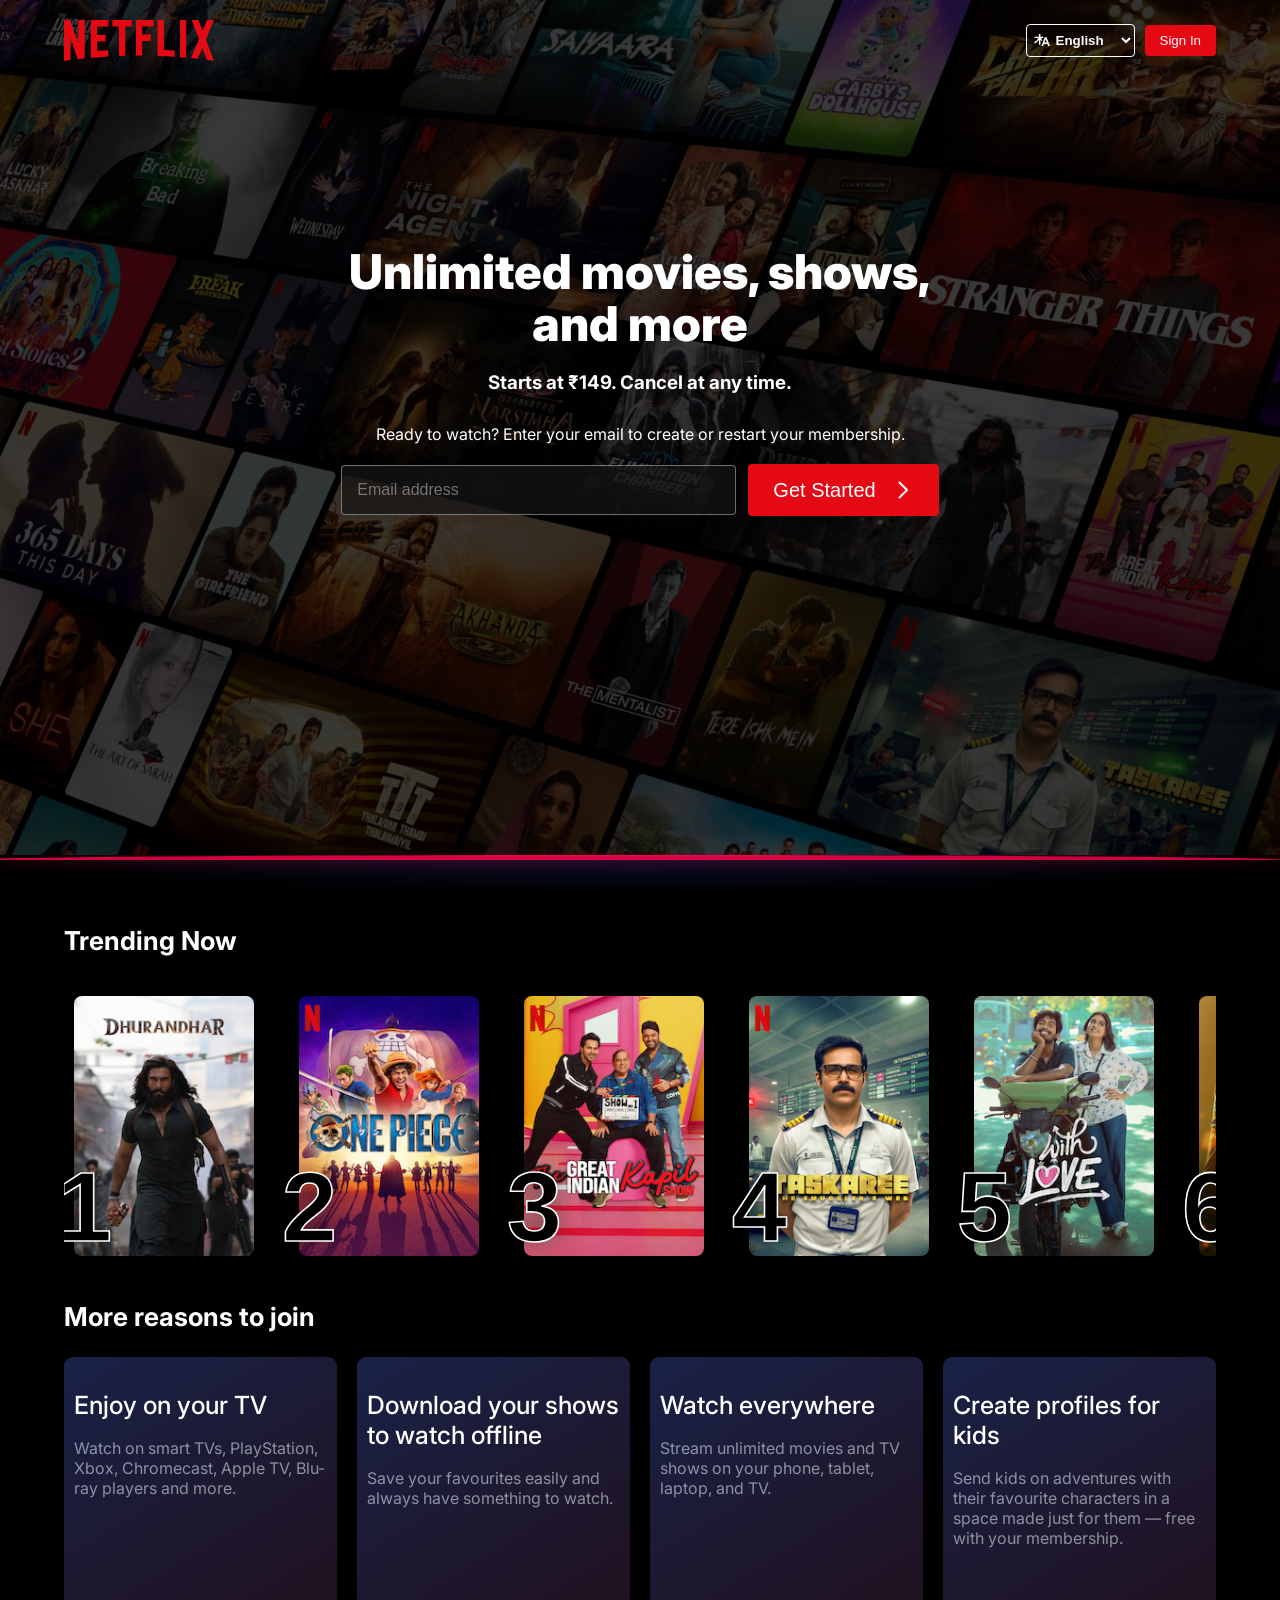
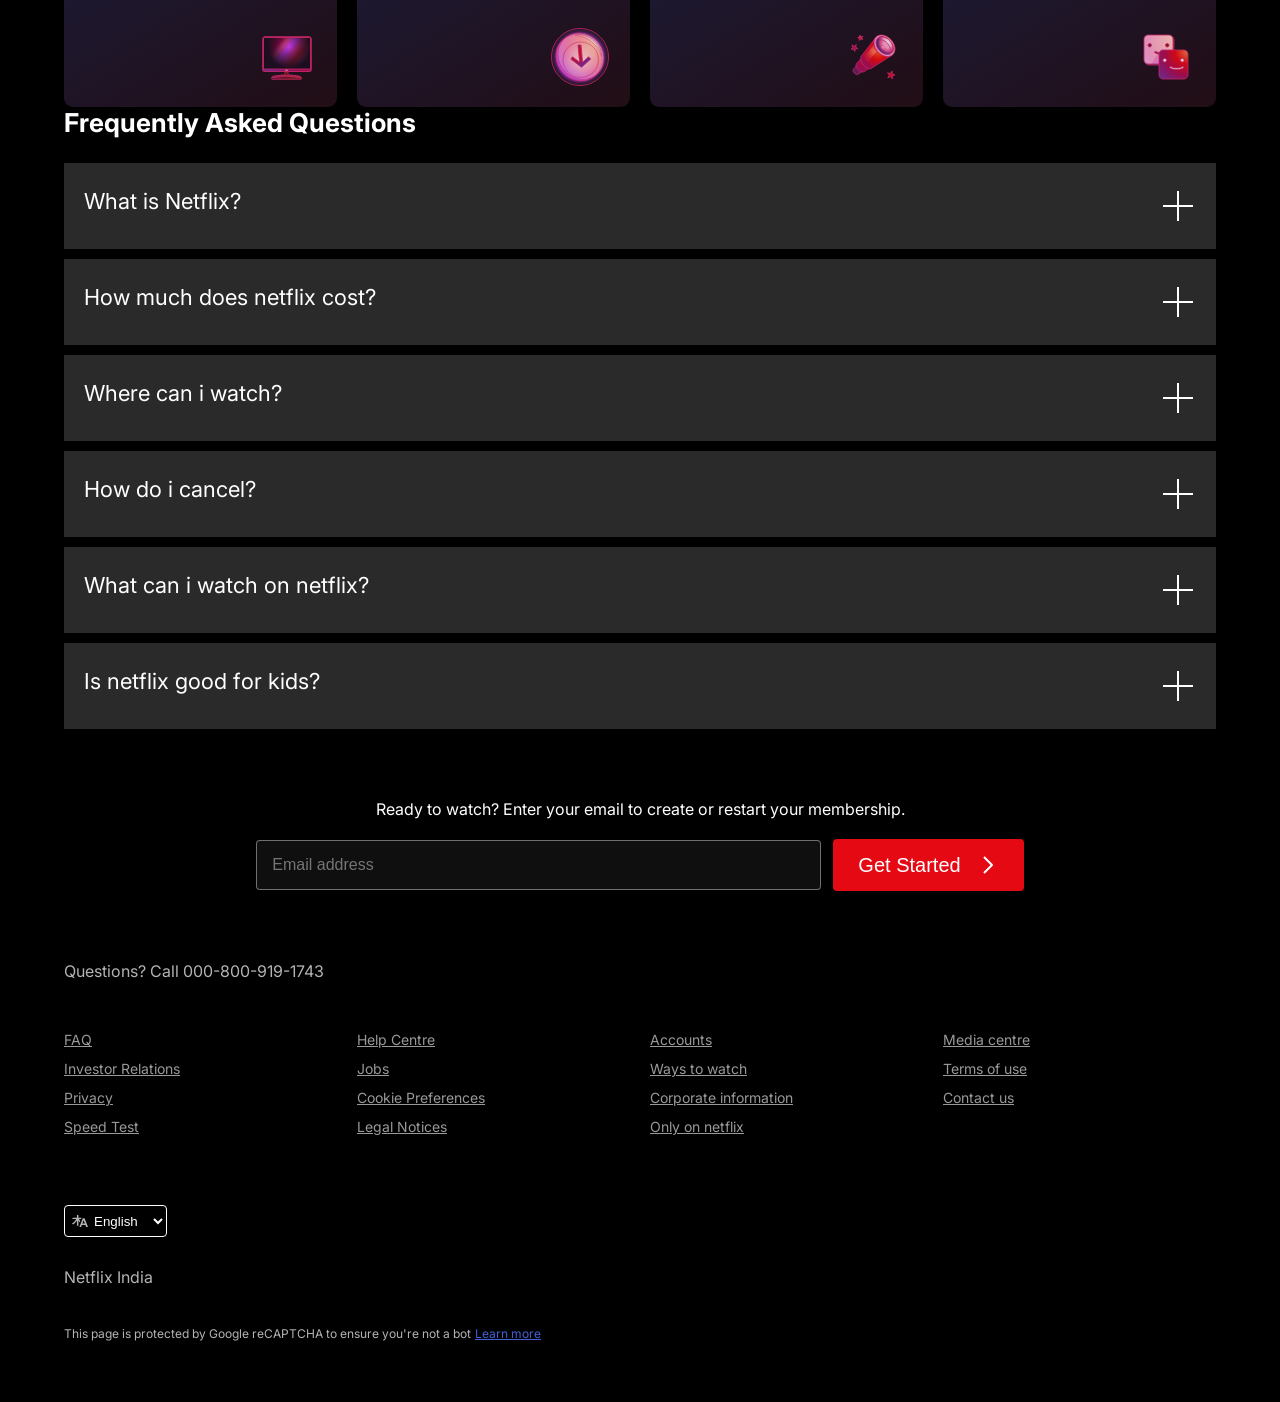
<file: index.html>
<!doctype html>
<html lang="en">
<head>
  <meta charset="UTF-8">
  <meta name="viewport" content="width=device-width, initial-scale=1.0">
  <title>Netflix Clone</title>
  <link rel="stylesheet" href="style.css">
  <link href="https://fonts.googleapis.com/css2?family=Inter:wght@400;700;900&display=swap" rel="stylesheet">
</head>
<body>
  <header class="main">
    <div class="overlay"></div>
    <nav>
      <img src="assets/images/logo.svg" alt="Netflix Logo" class="logo">
      <div class="nav-right">
        <div class="language-box">
          <svg class="globe" viewBox="0 0 16 16" width="16" height="16" aria-hidden="true" xmlns="http://www.w3.org/2000/svg" fill="none" role="img">
            <path fill="currentColor" fill-rule="evenodd" d="M10.77 5.33 10.5 6 9.34 8.94l-.57 1.44L7.33 14h1.78l.73-1.97h3.58l.74 1.97H16l-3.43-8.67zm-.15 4.6-.24.63h2.51l-1.26-3.35zm-1.1-5.09.1-.19h-3.2V2h-1.5v2.65H.55V6h3.77A11 11 0 0 1 0 10.43c.33.28.81.8 1.05 1.16 1.5-.91 2.85-2.36 3.88-4.02v5.1h1.49V7.52q.6.95 1.33 1.8l.57-1.43a12 12 0 0 1-1.34-1.9h2.09z" clip-rule="evenodd"></path>
          </svg>
          <select>
            <option>English</option>
            <option>हिन्दी</option>
          </select>
        </div>
        <button class="signin">Sign In</button>
      </div>
    </nav>
    <div class="hero">
      <h1>Unlimited movies, shows, and more</h1>
      <h3>Starts at ₹149. Cancel at any time.</h3>
      <p>Ready to watch? Enter your email to create or restart your membership.</p>
      <div class="emailbox">
        <input type="email" placeholder="Email address">
        <button>Get Started <svg viewBox="0 0 24 24" width="24" height="24" aria-hidden="true" xmlns="http://www.w3.org/2000/svg" fill="none" role="img"><path fill="currentColor" fill-rule="evenodd" d="m15.586 12-7.293 7.293 1.414 1.414 8-8a1 1 0 0 0 0-1.414l-8-8-1.414 1.414z" clip-rule="evenodd"></path></svg></button>
      </div>
    </div>
  </header>
  <div class="curved-section"></div>
  <section class="trending">
    <h2>Trending Now</h2>
    <div class="movie-row">
      
      <div class="movie">
        <img src="assets/images/img1.jpg" alt="Movie 1">
        <span class="rank">1</span>
      </div>
      <div class="movie">
        <img src="assets/images/img2.jpg" alt="Movie 1">
        <span class="rank">2</span>
      </div>
      <div class="movie">
        <img src="assets/images/img3.jpg" alt="Movie 1">
        <span class="rank">3</span>
      </div>
      <div class="movie">
        <img src="assets/images/img4.jpg" alt="Movie 1">
        <span class="rank">4</span>
      </div>
      <div class="movie">
        <img src="assets/images/img5.jpg" alt="Movie 1">
        <span class="rank">5</span>
      </div>
      <div class="movie">
        <img src="assets/images/img6.jpg" alt="Movie 1">
        <span class="rank">6</span>
      </div>
      <div class="movie">
        <img src="assets/images/img7.jpg" alt="Movie 1">
        <span class="rank">7</span>
      </div>
      <div class="movie">
        <img src="assets/images/img8.jpg" alt="Movie 1">
        <span class="rank">8</span>
      </div>
      <div class="movie">
        <img src="assets/images/img9.jpg" alt="Movie 1">
        <span class="rank">9</span>
      </div>
      <div class="movie">
        <img src="assets/images/img10.jpg" alt="Movie 1">
        <span class="rank">10</span>
      </div>
      
    </div>
  </section>
  <div class="container">
    <div class="section-title">More reasons to join</div>
    <div class="section">
      
      <div class="card">
        <h3>Enjoy on your TV</h3>
        <p>Watch on smart TVs, PlayStation, Xbox, Chromecast, Apple TV, Blu-ray players and more.</p>
        <svg width="72" height="72" viewBox="0 0 72 72" fill="none"><g id="television-core-small"><path id="Vector" fill-rule="evenodd" clip-rule="evenodd" d="M37.2 53.3992C37.2 52.7365 36.6628 52.1992 36 52.1992H34.8C34.1373 52.1992 33.6 52.7365 33.6 53.3992V56.2636C33.6 56.9129 33.0834 57.4433 32.4347 57.4739C30.3013 57.5744 28.1719 57.7834 26.0546 58.1011L19.444 59.0926C18.2692 59.2688 17.4 60.2782 17.4 61.4662V62.0992C17.4 62.4304 17.6686 62.6992 18 62.6992H52.8C53.1314 62.6992 53.4 62.4304 53.4 62.0992V61.4662C53.4 60.2782 52.5309 59.2688 51.3561 59.0926L44.7454 58.1011C42.6282 57.7834 40.4987 57.5744 38.3653 57.4739C37.7167 57.4433 37.2 56.9129 37.2 56.2636V53.3992Z" fill="url(#paint0_radial_5179_1308)"></path><path id="Vector_2" d="M18.6 60.7388C18.6 60.2306 18.9587 59.796 19.4602 59.711C22.0196 59.2775 29.7585 58.0508 35.4 58.0508C41.0415 58.0508 48.7804 59.2775 51.3398 59.711C51.8412 59.796 52.2 60.2306 52.2 60.7388C52.2 60.902 52.0575 61.0268 51.8967 61.0004C50.1219 60.707 40.9704 59.2409 35.4 59.2409C29.8295 59.2409 20.678 60.707 18.9033 61.0004C18.7425 61.0268 18.6 60.902 18.6 60.7388Z" fill="url(#paint1_radial_5179_1308)"></path><path id="Vector_3" d="M63 12H8.99995C8.00584 12 7.19995 12.8059 7.19995 13.8V51.6C7.19995 52.5941 8.00584 53.4 8.99995 53.4H63C63.9941 53.4 64.8 52.5941 64.8 51.6V13.8C64.8 12.8059 63.9941 12 63 12Z" fill="url(#paint2_linear_5179_1308)"></path><path id="Vector_4" d="M63 12H8.99995C8.00584 12 7.19995 12.8059 7.19995 13.8V51.6C7.19995 52.5941 8.00584 53.4 8.99995 53.4H63C63.9941 53.4 64.8 52.5941 64.8 51.6V13.8C64.8 12.8059 63.9941 12 63 12Z" fill="url(#paint3_radial_5179_1308)"></path><path id="Vector_5" fill-rule="evenodd" clip-rule="evenodd" d="M8.99995 12.6H63C63.663 12.6 64.2 13.1372 64.2 13.8V50.4H7.79995V13.8C7.79995 13.1372 8.33719 12.6 8.99995 12.6ZM7.19995 50.4V13.8C7.19995 12.8059 8.00581 12 8.99995 12H63C63.9942 12 64.8 12.8059 64.8 13.8V50.4V51.6C64.8 52.5941 63.9942 53.4 63 53.4H8.99995C8.00581 53.4 7.19995 52.5941 7.19995 51.6V50.4Z" fill="url(#paint4_radial_5179_1308)"></path><path id="Vector_6" d="M35.4 52.8C36.3941 52.8 37.2 52.3971 37.2 51.9C37.2 51.4029 36.3941 51 35.4 51C34.4059 51 33.6 51.4029 33.6 51.9C33.6 52.3971 34.4059 52.8 35.4 52.8Z" fill="url(#paint5_radial_5179_1308)"></path></g><defs><radialGradient id="paint0_radial_5179_1308" cx="0" cy="0" r="1" gradientUnits="userSpaceOnUse" gradientTransform="translate(50.3269 49.3723) rotate(118.526) scale(55.1579 46.2871)"><stop stop-color="#802600"></stop><stop offset="0.333333" stop-color="#6F181D"></stop><stop offset="0.666667" stop-color="#5B1333"></stop><stop offset="1" stop-color="#391945"></stop></radialGradient><radialGradient id="paint1_radial_5179_1308" cx="0" cy="0" r="1" gradientUnits="userSpaceOnUse" gradientTransform="translate(48.1077 53.6128) rotate(158.116) scale(32.7275 42.219)"><stop stop-color="#99421D"></stop><stop offset="0.333333" stop-color="#99161D"></stop><stop offset="0.666667" stop-color="#7D1845"></stop><stop offset="1" stop-color="#59216E"></stop></radialGradient><linearGradient id="paint2_linear_5179_1308" x1="10.4727" y1="14.9572" x2="56.1755" y2="51.4814" gradientUnits="userSpaceOnUse"><stop stop-color="#99161D"></stop><stop offset="0.245283" stop-color="#CA005B"></stop><stop offset="0.346698" stop-color="#FF479A"></stop><stop offset="0.46934" stop-color="#CC3CFF"></stop><stop offset="0.735849" stop-color="#BC1A22"></stop><stop offset="1" stop-color="#C94FF5"></stop></linearGradient><radialGradient id="paint3_radial_5179_1308" cx="0" cy="0" r="1" gradientUnits="userSpaceOnUse" gradientTransform="translate(38.6181 23.8286) rotate(90) scale(25.9571 25.8545)"><stop stop-color="#1C0E20" stop-opacity="0"></stop><stop offset="1" stop-color="#1C0E20"></stop></radialGradient><radialGradient id="paint4_radial_5179_1308" cx="0" cy="0" r="1" gradientUnits="userSpaceOnUse" gradientTransform="translate(54 20.1938) rotate(144.293) scale(47.2897 44.8232)"><stop stop-color="#EF7744"></stop><stop offset="0.333333" stop-color="#E50914"></stop><stop offset="0.666667" stop-color="#A70D53"></stop><stop offset="1" stop-color="#792A95"></stop></radialGradient><radialGradient id="paint5_radial_5179_1308" cx="0" cy="0" r="1" gradientUnits="userSpaceOnUse" gradientTransform="translate(36.525 51.3562) rotate(135) scale(4.58735)"><stop stop-color="#FFDCCC"></stop><stop offset="0.333333" stop-color="#FFBDC0"></stop><stop offset="0.666667" stop-color="#F89DC6"></stop><stop offset="1" stop-color="#E4A1FA"></stop></radialGradient></defs></svg>
      </div>
      <div class="card">
        <h3>Download your shows to watch offline</h3>
        <p>Save your favourites easily and always have something to watch.</p>
        <svg width="72" height="72" viewBox="0 0 72 72" fill="none"><g id="download-core-small"><path id="Vector" d="M36 70.2008C54.8882 70.2008 70.2001 54.8889 70.2001 36.0008C70.2001 17.1126 54.8882 1.80078 36 1.80078C17.1119 1.80078 1.80005 17.1126 1.80005 36.0008C1.80005 54.8889 17.1119 70.2008 36 70.2008Z" fill="url(#paint0_radial_5179_7940)"></path><path id="Vector_2" opacity="0.4" d="M64.7658 36.195C65.5206 51.5916 53.7908 63.5824 38.5668 62.977C23.3428 62.3722 10.3893 49.4 9.63446 34.0034C8.87954 18.6068 20.6091 6.61594 35.8331 7.22116C51.0571 7.82638 64.0104 20.7984 64.7658 36.195Z" fill="url(#paint1_radial_5179_7940)"></path><path id="Vector_3" d="M62.3657 37.9958C63.1205 53.3924 51.3908 65.3832 36.1668 64.7778C20.9428 64.173 7.9893 51.2008 7.23444 35.8041C6.47952 20.4075 18.2091 8.41672 33.4331 9.02194C48.6571 9.62716 61.6103 22.5992 62.3657 37.9958Z" fill="url(#paint2_radial_5179_7940)"></path><path id="Vector_4" opacity="0.5" d="M64.7658 36.195C65.5206 51.5916 53.7908 63.5824 38.5668 62.977C23.3428 62.3722 10.3893 49.4 9.63446 34.0034C8.87954 18.6068 20.6091 6.61594 35.8331 7.22116C51.0571 7.82638 64.0104 20.7984 64.7658 36.195Z" fill="url(#paint3_radial_5179_7940)"></path><path id="Vector_5" opacity="0.6" d="M36.9 60.6C48.6636 60.6 58.2 51.0637 58.2 39.3C58.2 27.5363 48.6636 18 36.9 18C25.1363 18 15.6 27.5363 15.6 39.3C15.6 51.0637 25.1363 60.6 36.9 60.6Z" fill="url(#paint4_radial_5179_7940)"></path><path id="Vector_6" fill-rule="evenodd" clip-rule="evenodd" d="M39.0849 42.2727L46.3387 35.76L48.8945 38.5142L38.9118 47.477L37.8466 48.4333L36.6071 47.477L24.9899 38.5142L27.0434 35.76L35.4849 42.2727L33.6 21.6016H37.2L39.0849 42.2727Z" fill="url(#paint5_radial_5179_7940)"></path><path id="Vector_7" opacity="0.4" fill-rule="evenodd" clip-rule="evenodd" d="M61.6566 34.9618C61.7832 35.3893 62.391 35.3233 62.3694 34.878C61.6962 21.1369 50.1509 9.55975 36.5817 9.01957C34.4606 8.93515 32.4155 9.12541 30.4772 9.55909C30.0745 9.64915 30.1575 10.2082 30.5697 10.2246C45.0094 10.7979 57.6246 21.2971 61.6566 34.9618Z" fill="url(#paint6_radial_5179_7940)"></path></g><defs><radialGradient id="paint0_radial_5179_7940" cx="0" cy="0" r="1" gradientUnits="userSpaceOnUse" gradientTransform="translate(36.0001 36.1837) rotate(-90) scale(34.3829)"><stop offset="0.782019" stop-color="#982DBE"></stop><stop offset="0.906819" stop-color="#B038DC" stop-opacity="0.2"></stop><stop offset="1" stop-color="#E4A1FA" stop-opacity="0"></stop></radialGradient><radialGradient id="paint1_radial_5179_7940" cx="0" cy="0" r="1" gradientUnits="userSpaceOnUse" gradientTransform="translate(52.9937 20.0992) rotate(135) scale(49.9836)"><stop stop-color="#FFDCCC"></stop><stop offset="0.333333" stop-color="#FFBDC0"></stop><stop offset="0.666667" stop-color="#F89DC6"></stop><stop offset="1" stop-color="#E4A1FA"></stop></radialGradient><radialGradient id="paint2_radial_5179_7940" cx="0" cy="0" r="1" gradientUnits="userSpaceOnUse" gradientTransform="translate(52.7999 19.6937) rotate(135) scale(53.1037)"><stop stop-color="#FFA984"></stop><stop offset="0.333333" stop-color="#FF787F"></stop><stop offset="0.666667" stop-color="#F45FA2"></stop><stop offset="1" stop-color="#C44AF1"></stop></radialGradient><radialGradient id="paint3_radial_5179_7940" cx="0" cy="0" r="1" gradientUnits="userSpaceOnUse" gradientTransform="translate(52.9937 20.0992) rotate(135) scale(49.9836)"><stop stop-color="#FFDCCC"></stop><stop offset="0.333333" stop-color="#FFBDC0"></stop><stop offset="0.666667" stop-color="#F89DC6"></stop><stop offset="1" stop-color="#E4A1FA"></stop></radialGradient><radialGradient id="paint4_radial_5179_7940" cx="0" cy="0" r="1" gradientUnits="userSpaceOnUse" gradientTransform="translate(36.9 39.3) scale(21.3)"><stop stop-color="white"></stop><stop offset="1" stop-color="white" stop-opacity="0"></stop></radialGradient><radialGradient id="paint5_radial_5179_7940" cx="0" cy="0" r="1" gradientUnits="userSpaceOnUse" gradientTransform="translate(31.2 32.1016) rotate(39.5226) scale(15.5567)"><stop stop-color="#EF7744"></stop><stop offset="0.2406" stop-color="#E50914"></stop><stop offset="1" stop-color="#792A95"></stop></radialGradient><radialGradient id="paint6_radial_5179_7940" cx="0" cy="0" r="1" gradientUnits="userSpaceOnUse" gradientTransform="translate(50.7 21.3) rotate(-180) scale(30)"><stop stop-color="white"></stop><stop offset="1" stop-color="white" stop-opacity="0"></stop></radialGradient></defs></svg>
          
      </div>
      <div class="card">
        <h3>Watch everywhere</h3>
        <p>Stream unlimited movies and TV shows on your phone, tablet, laptop, and TV.</p>
        <svg width="72" height="72" viewBox="0 0 72 72" fill="none"><g id="telescope-core-small"><path id="Vector" d="M24.0492 36.6016L33.6 46.3898L17.8029 56.8633C17.8029 56.8633 15.8891 57.6983 13.625 55.2638C11.361 52.8293 12.1235 51.238 12.1235 51.238L24.0492 36.6016Z" fill="url(#paint0_radial_5179_1664)"></path><path id="Vector_2" d="M25.0344 34.1992L36 46.151L25.0616 53.8043C25.0616 53.8043 21.8289 55.0984 18.0987 51.0172C14.3686 46.9358 15.9198 44.5105 15.9198 44.5105L25.0344 34.1992Z" fill="url(#paint1_radial_5179_1664)"></path><path id="Vector_3" d="M39 13.0195L59.1 33.6788L32.5325 50.4142C32.5325 50.4142 28.7459 50.2552 24.3978 45.4897C20.0498 40.7243 21.4096 35.8101 21.4096 35.8101L39 13.0195Z" fill="url(#paint2_radial_5179_1664)"></path><path id="Vector_4" d="M57.6709 15.3516C63.1044 21.2807 63.9858 29.2883 59.6386 33.2371C55.2916 37.186 47.3628 35.5806 41.9292 29.6515C36.4954 23.7224 35.6145 15.7148 39.9615 11.766C44.3084 7.81716 52.2372 9.42252 57.6709 15.3516Z" fill="url(#paint3_radial_5179_1664)"></path><path id="Vector_5" d="M58.3787 31.255C54.8121 34.5032 48.2143 33.0817 43.6421 28.0798C39.07 23.078 38.2547 16.39 41.8213 13.1419C45.3879 9.89364 51.9857 11.3152 56.5579 16.3171C61.1298 21.3189 61.9452 28.0069 58.3787 31.255Z" fill="url(#paint4_radial_5179_1664)"></path><path id="Vector_6" opacity="0.85" d="M59.6783 28.823C60.576 24.1785 59.6544 20.5934 56.1603 16.6199C52.6662 12.6464 47.3508 10.8657 43.7796 12.7598C39.371 15.098 48.3734 13.5961 53.4577 19.5815C57.8259 24.724 58.8516 33.1009 59.6783 28.823Z" fill="url(#paint5_radial_5179_1664)"></path><path id="Vector_7" opacity="0.4" d="M50.3979 25.2452C50.4549 26.7239 49.2932 27.7677 47.8032 27.5766C46.3131 27.3856 45.059 26.032 45.002 24.5532C44.945 23.0745 46.1067 22.0307 47.5968 22.2218C49.0868 22.4128 50.341 23.7664 50.3979 25.2452Z" fill="url(#paint6_radial_5179_1664)"></path><path id="Vector_8" opacity="0.6" d="M36.9217 21.0039L26.4258 34.3627C26.3297 36.4604 28.2903 39.5534 30.0334 40.8344L41.2345 29.9105C39.6 28.2005 36.9591 24.1025 36.9217 21.0039Z" fill="url(#paint7_radial_5179_1664)"></path><path id="Vector_9" fill-rule="evenodd" clip-rule="evenodd" d="M20.0576 9.60156L21.479 11.7187L24 11.0654L22.3575 13.0272L23.7789 15.1444L21.3424 14.2397L19.7 16.2016L19.8365 13.6806L17.4 12.7759L19.9209 12.1225L20.0576 9.60156ZM58.776 52.8016L58.9623 56.4685L62.4 57.4188L59.0774 58.7347L59.2637 62.4016L57.0239 59.548L53.7014 60.8638L55.6397 57.7843L53.4 54.9307L56.8377 55.8811L58.776 52.8016ZM15.206 24.2101L15.8768 21.0016L13.4793 23.1964L10.6853 21.5563L11.9975 24.553L9.59998 26.7478L12.8085 26.405L14.1207 29.4016L14.7915 26.1931L18 25.8502L15.206 24.2101Z" fill="url(#paint8_linear_5179_1664)"></path></g><defs><radialGradient id="paint0_radial_5179_1664" cx="0" cy="0" r="1" gradientUnits="userSpaceOnUse" gradientTransform="translate(36.6875 32.7016) rotate(135) scale(34.9134)"><stop stop-color="#99421D"></stop><stop offset="0.333333" stop-color="#99161D"></stop><stop offset="0.666667" stop-color="#7D1845"></stop><stop offset="1" stop-color="#59216E"></stop></radialGradient><radialGradient id="paint1_radial_5179_1664" cx="0" cy="0" r="1" gradientUnits="userSpaceOnUse" gradientTransform="translate(42.5937 27.2992) rotate(135) scale(44.5477 44.5279)"><stop stop-color="#EF7744"></stop><stop offset="0.333333" stop-color="#E50914"></stop><stop offset="0.666667" stop-color="#A70D53"></stop><stop offset="1" stop-color="#792A95"></stop></radialGradient><radialGradient id="paint2_radial_5179_1664" cx="0" cy="0" r="1" gradientUnits="userSpaceOnUse" gradientTransform="translate(42.3 29.106) rotate(135) scale(31.8127)"><stop stop-color="#FB540D"></stop><stop offset="0.333333" stop-color="#E50914"></stop><stop offset="0.666667" stop-color="#A70D53"></stop><stop offset="1" stop-color="#792A95"></stop></radialGradient><radialGradient id="paint3_radial_5179_1664" cx="0" cy="0" r="1" gradientUnits="userSpaceOnUse" gradientTransform="translate(57.675 14.7078) rotate(134.326) scale(24.0433 24.0367)"><stop stop-color="#FFDCCC"></stop><stop offset="0.333333" stop-color="#FFBDC0"></stop><stop offset="0.666667" stop-color="#F89DC6"></stop><stop offset="1" stop-color="#E4A1FA"></stop></radialGradient><radialGradient id="paint4_radial_5179_1664" cx="0" cy="0" r="1" gradientUnits="userSpaceOnUse" gradientTransform="translate(52.1305 21.273) rotate(141.875) scale(9.87138 12.8159)"><stop offset="0.307292" stop-color="#F89DC6"></stop><stop offset="0.645392" stop-color="#E75094"></stop><stop offset="1" stop-color="#59216E"></stop></radialGradient><radialGradient id="paint5_radial_5179_1664" cx="0" cy="0" r="1" gradientUnits="userSpaceOnUse" gradientTransform="translate(55.8 15.6) rotate(135) scale(13.1522)"><stop stop-color="white"></stop><stop offset="1" stop-color="white" stop-opacity="0"></stop></radialGradient><radialGradient id="paint6_radial_5179_1664" cx="0" cy="0" r="1" gradientUnits="userSpaceOnUse" gradientTransform="translate(49.2362 22.9648) rotate(131.079) scale(5.08644 6.006)"><stop stop-color="white"></stop><stop offset="1" stop-color="white" stop-opacity="0"></stop></radialGradient><radialGradient id="paint7_radial_5179_1664" cx="0" cy="0" r="1" gradientUnits="userSpaceOnUse" gradientTransform="translate(36.8758 29.1353) rotate(137.622) scale(13.5764)"><stop stop-color="#FFA984"></stop><stop offset="1" stop-color="#F7636B" stop-opacity="0"></stop></radialGradient><linearGradient id="paint8_linear_5179_1664" x1="44.65" y1="27.9016" x2="24.25" y2="48.3016" gradientUnits="userSpaceOnUse"><stop stop-color="#EF7744"></stop><stop offset="0.333333" stop-color="#E50914"></stop><stop offset="0.666667" stop-color="#A70D53"></stop><stop offset="1" stop-color="#792A95"></stop></linearGradient></defs></svg>
        
      </div>
      <div class="card">
        <h3>Create profiles for kids</h3>
        <p>Send kids on adventures with their favourite characters in a space made just for them — free with your membership.</p>
        <svg width="72" height="72" viewBox="0 0 72 72" fill="none"><g id="profiles-core-small"><path id="Vector" d="M10.8 15.6008C10.8 12.9499 12.949 10.8008 15.5999 10.8008H40.8C43.4509 10.8008 45.6 12.9498 45.6 15.6008V40.8007C45.6 43.4516 43.4509 45.6007 40.8 45.6007H15.6C12.949 45.6007 10.8 43.4517 10.8 40.8007V15.6008Z" fill="url(#paint0_radial_5179_7919)"></path><path id="Vector_2" d="M9.59998 14.4016C9.59998 11.7506 11.749 9.60162 14.4 9.60156H39.6C42.251 9.60156 44.4 11.7506 44.4 14.4016V39.6015C44.4 42.2525 42.251 44.4015 39.6 44.4015H14.4C11.749 44.4016 9.59998 42.2525 9.59998 39.6015V14.4016Z" fill="url(#paint1_radial_5179_7919)"></path><path id="Vector_3" d="M18.6 21.9008C18.6 23.0606 17.6598 24.0008 16.5 24.0008C15.3402 24.0008 14.4 23.0606 14.4 21.9008C14.4 20.741 15.3402 19.8008 16.5 19.8008C17.6598 19.8008 18.6 20.741 18.6 21.9008Z" fill="url(#paint2_radial_5179_7919)"></path><path id="Vector_4" d="M39.6 21.9008C39.6 23.0606 38.6598 24.0008 37.5 24.0008C36.3402 24.0008 35.4 23.0606 35.4 21.9008C35.4 20.741 36.3402 19.8008 37.5 19.8008C38.6598 19.8008 39.6 20.741 39.6 21.9008Z" fill="url(#paint3_radial_5179_7919)"></path><path id="Vector_5" d="M23.6713 29.4501C23.2437 29.1967 22.6917 29.3379 22.4383 29.7655C22.1848 30.1932 22.3261 30.7452 22.7537 30.9986C23.8254 31.6337 26.769 32.7744 30.6375 32.7744C34.506 32.7744 37.4497 31.6337 38.5213 30.9986C38.949 30.7452 39.0902 30.1932 38.8368 29.7655C38.5834 29.3379 38.0313 29.1967 37.6037 29.4501C36.8191 29.9151 34.194 30.9744 30.6375 30.9744C27.081 30.9744 24.456 29.9151 23.6713 29.4501Z" fill="url(#paint4_radial_5179_7919)"></path><path id="Vector_6" opacity="0.35" d="M19.2 44.4016H28.2L32.4 27.6016C30.2787 28.1801 28.4542 29.5387 27.2921 31.4053L19.2 44.4016Z" fill="url(#paint5_radial_5179_7919)"></path><path id="Vector_7" d="M27.6 32.4016C27.6 29.7506 29.749 27.6016 32.4 27.6016L57.6 27.6016C60.2508 27.6016 62.4 29.7506 62.4 32.4016V57.6015C62.4 60.2524 60.2508 62.4016 57.6 62.4016H32.4C29.749 62.4016 27.6 60.2524 27.6 57.6016V32.4016Z" fill="url(#paint6_radial_5179_7919)"></path><path id="Vector_8" d="M36.6 39.9008C36.6 41.0606 35.6598 42.0008 34.5 42.0008C33.3402 42.0008 32.4 41.0606 32.4 39.9008C32.4 38.741 33.3402 37.8008 34.5 37.8008C35.6598 37.8008 36.6 38.741 36.6 39.9008Z" fill="url(#paint7_radial_5179_7919)"></path><path id="Vector_9" d="M57.6 39.9008C57.6 41.0606 56.6598 42.0008 55.5 42.0008C54.3402 42.0008 53.4 41.0606 53.4 39.9008C53.4 38.741 54.3402 37.8008 55.5 37.8008C56.6598 37.8008 57.6 38.741 57.6 39.9008Z" fill="url(#paint8_radial_5179_7919)"></path><path id="Vector_10" d="M41.8213 47.6025C41.3937 47.349 40.8416 47.4903 40.5882 47.9179C40.3348 48.3455 40.476 48.8976 40.9037 49.1509C41.9753 49.786 44.919 50.9267 48.7875 50.9267C52.656 50.9267 55.5996 49.786 56.6713 49.1509C57.0989 48.8976 57.2402 48.3455 56.9867 47.9179C56.7333 47.4903 56.1813 47.349 55.7537 47.6025C54.969 48.0674 52.344 49.1267 48.7875 49.1267C45.231 49.1267 42.6059 48.0674 41.8213 47.6025Z" fill="url(#paint9_radial_5179_7919)"></path></g><defs><radialGradient id="paint0_radial_5179_7919" cx="0" cy="0" r="1" gradientUnits="userSpaceOnUse" gradientTransform="translate(39.075 17.6882) rotate(135) scale(32.8097)"><stop stop-color="#99421D"></stop><stop offset="0.333333" stop-color="#99161D"></stop><stop offset="0.666667" stop-color="#7D1845"></stop><stop offset="1" stop-color="#59216E"></stop></radialGradient><radialGradient id="paint1_radial_5179_7919" cx="0" cy="0" r="1" gradientUnits="userSpaceOnUse" gradientTransform="translate(62.4 8.70157) rotate(133.87) scale(75.3216)"><stop stop-color="#FFDCCC"></stop><stop offset="0.333333" stop-color="#FFBDC0"></stop><stop offset="0.666667" stop-color="#F89DC6"></stop><stop offset="1" stop-color="#E4A1FA"></stop></radialGradient><radialGradient id="paint2_radial_5179_7919" cx="0" cy="0" r="1" gradientUnits="userSpaceOnUse" gradientTransform="translate(60.3 11.1008) rotate(133.939) scale(68.7426 55.9547)"><stop stop-color="#99421D"></stop><stop offset="0.333333" stop-color="#99161D"></stop><stop offset="0.666667" stop-color="#7D1845"></stop><stop offset="1" stop-color="#59216E"></stop></radialGradient><radialGradient id="paint3_radial_5179_7919" cx="0" cy="0" r="1" gradientUnits="userSpaceOnUse" gradientTransform="translate(60.3 11.1008) rotate(133.939) scale(68.7426 55.9547)"><stop stop-color="#99421D"></stop><stop offset="0.333333" stop-color="#99161D"></stop><stop offset="0.666667" stop-color="#7D1845"></stop><stop offset="1" stop-color="#59216E"></stop></radialGradient><radialGradient id="paint4_radial_5179_7919" cx="0" cy="0" r="1" gradientUnits="userSpaceOnUse" gradientTransform="translate(60.3 11.0994) rotate(133.939) scale(68.7426 55.9548)"><stop stop-color="#99421D"></stop><stop offset="0.333333" stop-color="#99161D"></stop><stop offset="0.666667" stop-color="#7D1845"></stop><stop offset="1" stop-color="#59216E"></stop></radialGradient><radialGradient id="paint5_radial_5179_7919" cx="0" cy="0" r="1" gradientUnits="userSpaceOnUse" gradientTransform="translate(39.6 27.9016) rotate(135) scale(23.3345)"><stop stop-color="#FFA984"></stop><stop offset="0.333333" stop-color="#FF787F"></stop><stop offset="0.666667" stop-color="#F45FA2"></stop><stop offset="1" stop-color="#C44AF1"></stop></radialGradient><radialGradient id="paint6_radial_5179_7919" cx="0" cy="0" r="1" gradientUnits="userSpaceOnUse" gradientTransform="translate(61.8 29.7016) rotate(135) scale(43.2749)"><stop stop-color="#EF7744"></stop><stop offset="0.333333" stop-color="#E50914"></stop><stop offset="0.666667" stop-color="#A70D53"></stop><stop offset="1" stop-color="#792A95"></stop></radialGradient><radialGradient id="paint7_radial_5179_7919" cx="0" cy="0" r="1" gradientUnits="userSpaceOnUse" gradientTransform="translate(62.1 11.1008) rotate(137.146) scale(73.6614 60.3576)"><stop stop-color="#FFDCCC"></stop><stop offset="0.333333" stop-color="#FDF6F6"></stop><stop offset="0.666667" stop-color="#FADCE9"></stop><stop offset="1" stop-color="#E4A1FA"></stop></radialGradient><radialGradient id="paint8_radial_5179_7919" cx="0" cy="0" r="1" gradientUnits="userSpaceOnUse" gradientTransform="translate(62.1 11.1008) rotate(137.146) scale(73.6614 60.3576)"><stop stop-color="#FFDCCC"></stop><stop offset="0.333333" stop-color="#FDF6F6"></stop><stop offset="0.666667" stop-color="#FADCE9"></stop><stop offset="1" stop-color="#E4A1FA"></stop></radialGradient><radialGradient id="paint9_radial_5179_7919" cx="0" cy="0" r="1" gradientUnits="userSpaceOnUse" gradientTransform="translate(62.1 11.1017) rotate(137.146) scale(73.6614 60.3576)"><stop stop-color="#FFDCCC"></stop><stop offset="0.333333" stop-color="#FDF6F6"></stop><stop offset="0.666667" stop-color="#FADCE9"></stop><stop offset="1" stop-color="#E4A1FA"></stop></radialGradient></defs></svg>
          
      </div>
      
    </div>
  </div>
  <section class="faq">
    <div class="secname">Frequently Asked Questions</div>
    
    <div class="faqBox">
      <span>What is Netflix?</span>
      <svg viewBox="0 0 36 36" width="36" height="36" aria-hidden="true" xmlns="http://www.w3.org/2000/svg" fill="none" role="img"><path fill="currentColor" fill-rule="evenodd" d="M17 17V3h2v14h14v2H19v14h-2V19H3v-2z" clip-rule="evenodd"></path></svg>
    </div>
    <div class="faqBox">
      <span>How much does netflix cost?</span>
      <svg viewBox="0 0 36 36" width="36" height="36" aria-hidden="true" xmlns="http://www.w3.org/2000/svg" fill="none" role="img"><path fill="currentColor" fill-rule="evenodd" d="M17 17V3h2v14h14v2H19v14h-2V19H3v-2z" clip-rule="evenodd"></path></svg>
    </div>
    <div class="faqBox">
      <span>Where can i watch?</span>
      <svg viewBox="0 0 36 36" width="36" height="36" aria-hidden="true" xmlns="http://www.w3.org/2000/svg" fill="none" role="img"><path fill="currentColor" fill-rule="evenodd" d="M17 17V3h2v14h14v2H19v14h-2V19H3v-2z" clip-rule="evenodd"></path></svg>
    </div>
    <div class="faqBox">
      <span>How do i cancel?</span>
      <svg viewBox="0 0 36 36" width="36" height="36" aria-hidden="true" xmlns="http://www.w3.org/2000/svg" fill="none" role="img"><path fill="currentColor" fill-rule="evenodd" d="M17 17V3h2v14h14v2H19v14h-2V19H3v-2z" clip-rule="evenodd"></path></svg>
    </div>
    <div class="faqBox">
      <span>What can i watch on netflix?</span>
      <svg viewBox="0 0 36 36" width="36" height="36" aria-hidden="true" xmlns="http://www.w3.org/2000/svg" fill="none" role="img"><path fill="currentColor" fill-rule="evenodd" d="M17 17V3h2v14h14v2H19v14h-2V19H3v-2z" clip-rule="evenodd"></path></svg>
    </div>
    <div class="faqBox">
      <span>Is netflix good for kids?</span>
      <svg viewBox="0 0 36 36" width="36" height="36" aria-hidden="true" xmlns="http://www.w3.org/2000/svg" fill="none" role="img"><path fill="currentColor" fill-rule="evenodd" d="M17 17V3h2v14h14v2H19v14h-2V19H3v-2z" clip-rule="evenodd"></path></svg>
    </div>
    
  </section>
  <div class="next">
    <p>Ready to watch? Enter your email to create or restart your membership.</p>
    <div id="mail" class="emailBox">
      <input type="email" placeholder="Email address">
      <button>Get Started <svg viewBox="0 0 24 24" width="24" height="24" aria-hidden="true" xmlns="http://www.w3.org/2000/svg" fill="none" role="img"><path fill="currentColor" fill-rule="evenodd" d="m15.586 12-7.293 7.293 1.414 1.414 8-8a1 1 0 0 0 0-1.414l-8-8-1.414 1.414z" clip-rule="evenodd"></path></svg></button>
    </div>
  </div>
  <footer>
    Questions? Call 000-800-919-1743
    <div class="footer">
      
      <div class="footerItem">
        <a href="faq">FAQ</a>
        <a href="faq">Investor Relations</a>
        <a href="faq">Privacy</a>
        <a href="faq">Speed Test</a>
      </div>
      <div class="footerItem">
        <a href="faq">Help Centre</a>
        <a href="faq">Jobs</a>
        <a href="faq">Cookie Preferences</a>
        <a href="faq">Legal Notices</a>
      </div>
      <div class="footerItem">
        <a href="faq">Accounts</a>
        <a href="faq">Ways to watch</a>
        <a href="faq">Corporate information</a>
        <a href="faq">Only on netflix</a>
      </div>
      <div class="footerItem">
        <a href="faq">Media centre</a>
        <a href="faq">Terms of use</a>
        <a href="faq">Contact us</a>
        
      </div>
      
    </div>
    <div class="languageBox">
      <svg class="globe" viewBox="0 0 16 16" width="16" height="16" aria-hidden="true" xmlns="http://www.w3.org/2000/svg" fill="none" role="img"><path fill="currentColor" fill-rule="evenodd" d="M10.77 5.33 10.5 6 9.34 8.94l-.57 1.44L7.33 14h1.78l.73-1.97h3.58l.74 1.97H16l-3.43-8.67zm-.15 4.6-.24.63h2.51l-1.26-3.35zm-1.1-5.09.1-.19h-3.2V2h-1.5v2.65H.55V6h3.77A11 11 0 0 1 0 10.43c.33.28.81.8 1.05 1.16 1.5-.91 2.85-2.36 3.88-4.02v5.1h1.49V7.52q.6.95 1.33 1.8l.57-1.43a12 12 0 0 1-1.34-1.9h2.09z" clip-rule="evenodd"></path></svg>
      <select>
        <option>English</option>
        <option>हिन्दी</option>
      </select>
    </div>
    <div class="end">
      <div>Netflix India</div>
      <span>This page is protected by Google reCAPTCHA to ensure you're not a bot</span>
      <a href="">Learn more</a>
    </div>
  </footer>
</body>
</html>
</file>
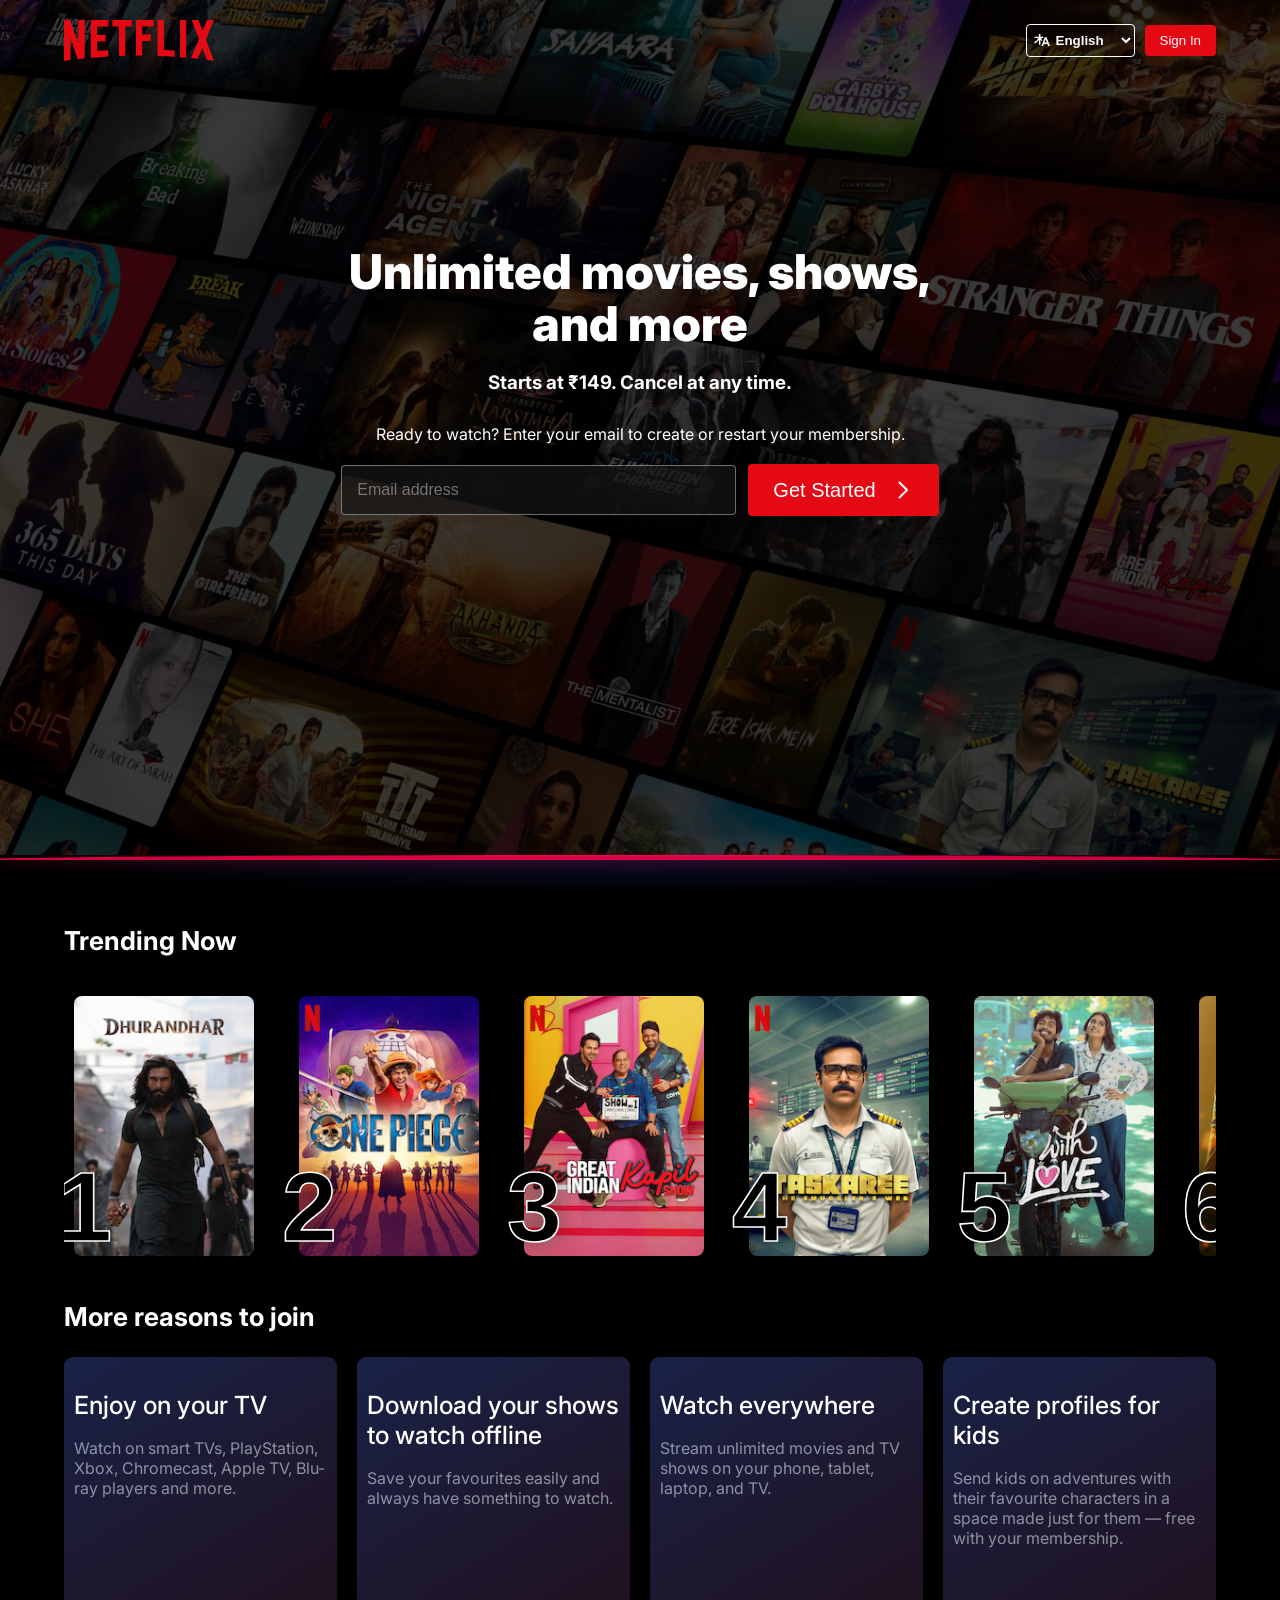
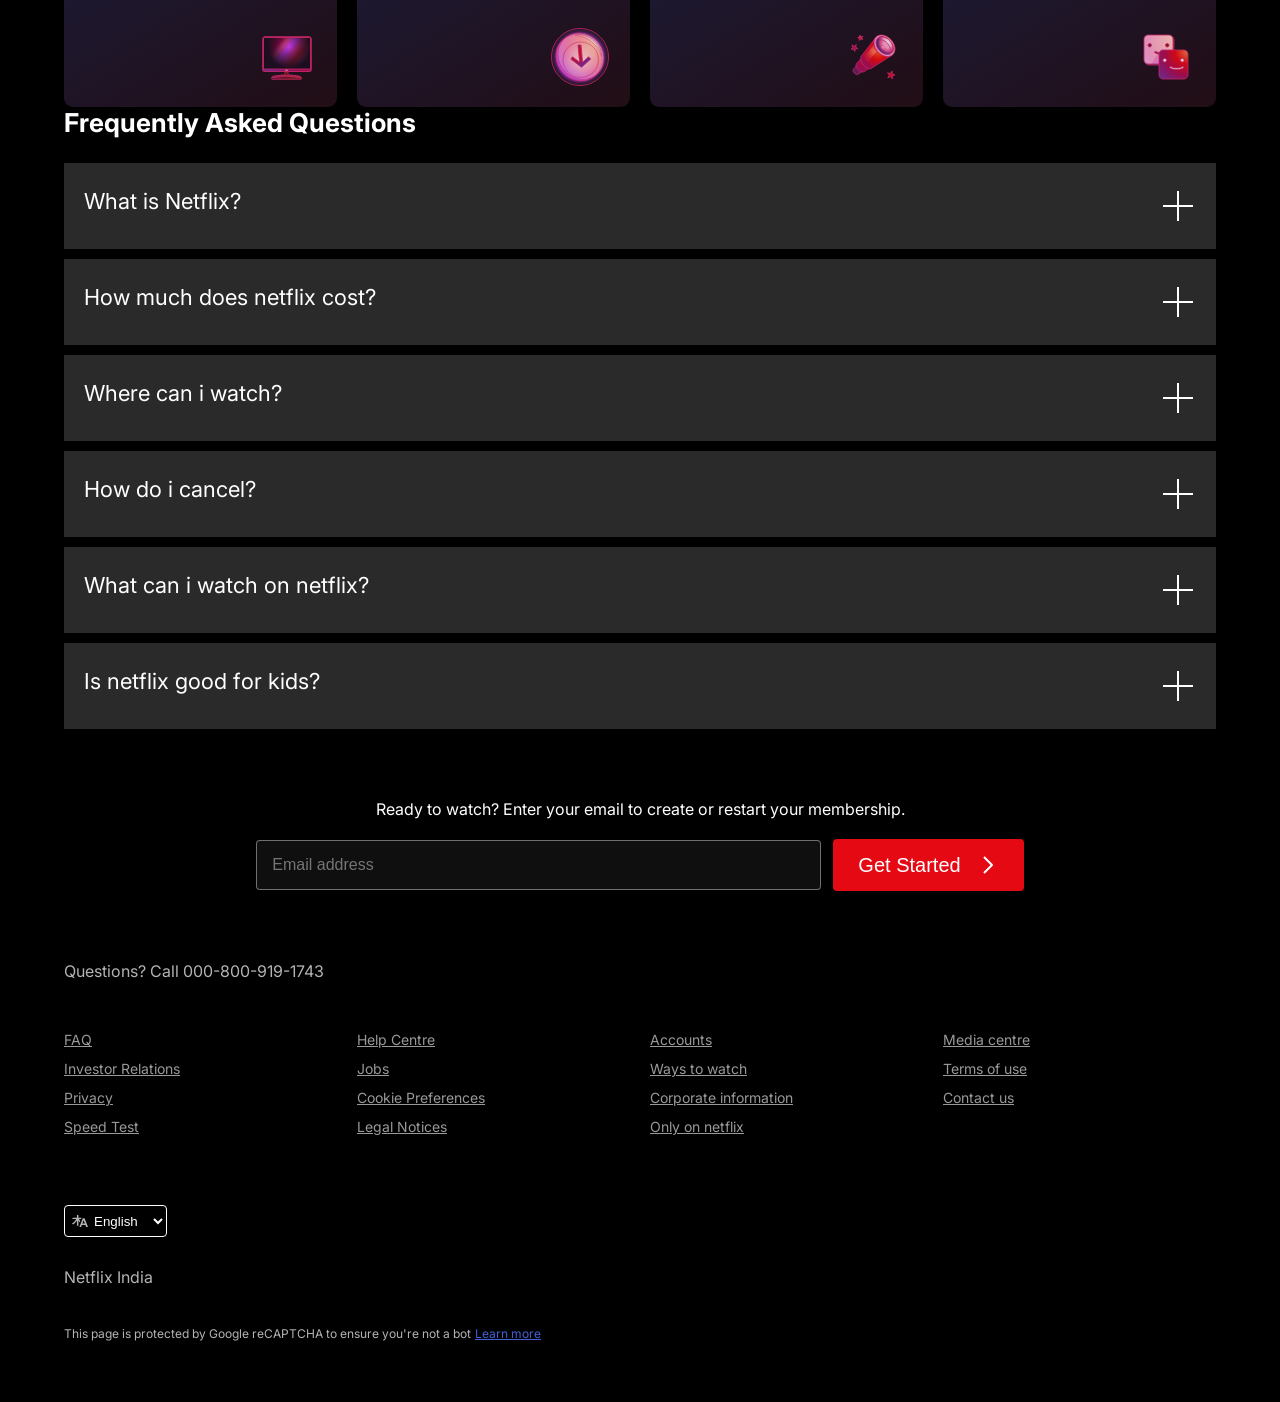
<file: netflix.html>
<!doctype html>
<html lang="en">
<head>
  <meta charset="UTF-8">
  <meta name="viewport" content="width=device-width, initial-scale=1.0">
  <title>Netflix Clone</title>
  <link rel="stylesheet" href="netflix.css">
  <link href="https://fonts.googleapis.com/css2?family=Inter:wght@400;700;900&display=swap" rel="stylesheet">
</head>
<body>
  <header class="main">
    <div class="overlay"></div>
    <nav>
      <img src="assets/images/logo.svg" alt="Netflix Logo" class="logo">
      <div class="nav-right">
        <div class="language-box">
          <svg class="globe" viewBox="0 0 16 16" width="16" height="16" aria-hidden="true" xmlns="http://www.w3.org/2000/svg" fill="none" role="img">
            <path fill="currentColor" fill-rule="evenodd" d="M10.77 5.33 10.5 6 9.34 8.94l-.57 1.44L7.33 14h1.78l.73-1.97h3.58l.74 1.97H16l-3.43-8.67zm-.15 4.6-.24.63h2.51l-1.26-3.35zm-1.1-5.09.1-.19h-3.2V2h-1.5v2.65H.55V6h3.77A11 11 0 0 1 0 10.43c.33.28.81.8 1.05 1.16 1.5-.91 2.85-2.36 3.88-4.02v5.1h1.49V7.52q.6.95 1.33 1.8l.57-1.43a12 12 0 0 1-1.34-1.9h2.09z" clip-rule="evenodd"></path>
          </svg>
          <select>
            <option>English</option>
            <option>हिन्दी</option>
          </select>
        </div>
        <button class="signin">Sign In</button>
      </div>
    </nav>
    <div class="hero">
      <h1>Unlimited movies, shows, and more</h1>
      <h3>Starts at ₹149. Cancel at any time.</h3>
      <p>Ready to watch? Enter your email to create or restart your membership.</p>
      <div class="emailbox">
        <input type="email" placeholder="Email address">
        <button>Get Started <svg viewBox="0 0 24 24" width="24" height="24" aria-hidden="true" xmlns="http://www.w3.org/2000/svg" fill="none" role="img"><path fill="currentColor" fill-rule="evenodd" d="m15.586 12-7.293 7.293 1.414 1.414 8-8a1 1 0 0 0 0-1.414l-8-8-1.414 1.414z" clip-rule="evenodd"></path></svg></button>
      </div>
    </div>
  </header>
  <div class="curved-section"></div>
  <section class="trending">
    <h2>Trending Now</h2>
    <div class="movie-row">
      
      <div class="movie">
        <img src="assets/images/img1.jpg" alt="Movie 1">
        <span class="rank">1</span>
      </div>
      <div class="movie">
        <img src="assets/images/img2.jpg" alt="Movie 1">
        <span class="rank">2</span>
      </div>
      <div class="movie">
        <img src="assets/images/img3.jpg" alt="Movie 1">
        <span class="rank">3</span>
      </div>
      <div class="movie">
        <img src="assets/images/img4.jpg" alt="Movie 1">
        <span class="rank">4</span>
      </div>
      <div class="movie">
        <img src="assets/images/img5.jpg" alt="Movie 1">
        <span class="rank">5</span>
      </div>
      <div class="movie">
        <img src="assets/images/img6.jpg" alt="Movie 1">
        <span class="rank">6</span>
      </div>
      <div class="movie">
        <img src="assets/images/img7.jpg" alt="Movie 1">
        <span class="rank">7</span>
      </div>
      <div class="movie">
        <img src="assets/images/img8.jpg" alt="Movie 1">
        <span class="rank">8</span>
      </div>
      <div class="movie">
        <img src="assets/images/img9.jpg" alt="Movie 1">
        <span class="rank">9</span>
      </div>
      <div class="movie">
        <img src="assets/images/img10.jpg" alt="Movie 1">
        <span class="rank">10</span>
      </div>
      
    </div>
  </section>
  <div class="container">
    <div class="section-title">More reasons to join</div>
    <div class="section">
      
      <div class="card">
        <h3>Enjoy on your TV</h3>
        <p>Watch on smart TVs, PlayStation, Xbox, Chromecast, Apple TV, Blu-ray players and more.</p>
        <svg width="72" height="72" viewBox="0 0 72 72" fill="none"><g id="television-core-small"><path id="Vector" fill-rule="evenodd" clip-rule="evenodd" d="M37.2 53.3992C37.2 52.7365 36.6628 52.1992 36 52.1992H34.8C34.1373 52.1992 33.6 52.7365 33.6 53.3992V56.2636C33.6 56.9129 33.0834 57.4433 32.4347 57.4739C30.3013 57.5744 28.1719 57.7834 26.0546 58.1011L19.444 59.0926C18.2692 59.2688 17.4 60.2782 17.4 61.4662V62.0992C17.4 62.4304 17.6686 62.6992 18 62.6992H52.8C53.1314 62.6992 53.4 62.4304 53.4 62.0992V61.4662C53.4 60.2782 52.5309 59.2688 51.3561 59.0926L44.7454 58.1011C42.6282 57.7834 40.4987 57.5744 38.3653 57.4739C37.7167 57.4433 37.2 56.9129 37.2 56.2636V53.3992Z" fill="url(#paint0_radial_5179_1308)"></path><path id="Vector_2" d="M18.6 60.7388C18.6 60.2306 18.9587 59.796 19.4602 59.711C22.0196 59.2775 29.7585 58.0508 35.4 58.0508C41.0415 58.0508 48.7804 59.2775 51.3398 59.711C51.8412 59.796 52.2 60.2306 52.2 60.7388C52.2 60.902 52.0575 61.0268 51.8967 61.0004C50.1219 60.707 40.9704 59.2409 35.4 59.2409C29.8295 59.2409 20.678 60.707 18.9033 61.0004C18.7425 61.0268 18.6 60.902 18.6 60.7388Z" fill="url(#paint1_radial_5179_1308)"></path><path id="Vector_3" d="M63 12H8.99995C8.00584 12 7.19995 12.8059 7.19995 13.8V51.6C7.19995 52.5941 8.00584 53.4 8.99995 53.4H63C63.9941 53.4 64.8 52.5941 64.8 51.6V13.8C64.8 12.8059 63.9941 12 63 12Z" fill="url(#paint2_linear_5179_1308)"></path><path id="Vector_4" d="M63 12H8.99995C8.00584 12 7.19995 12.8059 7.19995 13.8V51.6C7.19995 52.5941 8.00584 53.4 8.99995 53.4H63C63.9941 53.4 64.8 52.5941 64.8 51.6V13.8C64.8 12.8059 63.9941 12 63 12Z" fill="url(#paint3_radial_5179_1308)"></path><path id="Vector_5" fill-rule="evenodd" clip-rule="evenodd" d="M8.99995 12.6H63C63.663 12.6 64.2 13.1372 64.2 13.8V50.4H7.79995V13.8C7.79995 13.1372 8.33719 12.6 8.99995 12.6ZM7.19995 50.4V13.8C7.19995 12.8059 8.00581 12 8.99995 12H63C63.9942 12 64.8 12.8059 64.8 13.8V50.4V51.6C64.8 52.5941 63.9942 53.4 63 53.4H8.99995C8.00581 53.4 7.19995 52.5941 7.19995 51.6V50.4Z" fill="url(#paint4_radial_5179_1308)"></path><path id="Vector_6" d="M35.4 52.8C36.3941 52.8 37.2 52.3971 37.2 51.9C37.2 51.4029 36.3941 51 35.4 51C34.4059 51 33.6 51.4029 33.6 51.9C33.6 52.3971 34.4059 52.8 35.4 52.8Z" fill="url(#paint5_radial_5179_1308)"></path></g><defs><radialGradient id="paint0_radial_5179_1308" cx="0" cy="0" r="1" gradientUnits="userSpaceOnUse" gradientTransform="translate(50.3269 49.3723) rotate(118.526) scale(55.1579 46.2871)"><stop stop-color="#802600"></stop><stop offset="0.333333" stop-color="#6F181D"></stop><stop offset="0.666667" stop-color="#5B1333"></stop><stop offset="1" stop-color="#391945"></stop></radialGradient><radialGradient id="paint1_radial_5179_1308" cx="0" cy="0" r="1" gradientUnits="userSpaceOnUse" gradientTransform="translate(48.1077 53.6128) rotate(158.116) scale(32.7275 42.219)"><stop stop-color="#99421D"></stop><stop offset="0.333333" stop-color="#99161D"></stop><stop offset="0.666667" stop-color="#7D1845"></stop><stop offset="1" stop-color="#59216E"></stop></radialGradient><linearGradient id="paint2_linear_5179_1308" x1="10.4727" y1="14.9572" x2="56.1755" y2="51.4814" gradientUnits="userSpaceOnUse"><stop stop-color="#99161D"></stop><stop offset="0.245283" stop-color="#CA005B"></stop><stop offset="0.346698" stop-color="#FF479A"></stop><stop offset="0.46934" stop-color="#CC3CFF"></stop><stop offset="0.735849" stop-color="#BC1A22"></stop><stop offset="1" stop-color="#C94FF5"></stop></linearGradient><radialGradient id="paint3_radial_5179_1308" cx="0" cy="0" r="1" gradientUnits="userSpaceOnUse" gradientTransform="translate(38.6181 23.8286) rotate(90) scale(25.9571 25.8545)"><stop stop-color="#1C0E20" stop-opacity="0"></stop><stop offset="1" stop-color="#1C0E20"></stop></radialGradient><radialGradient id="paint4_radial_5179_1308" cx="0" cy="0" r="1" gradientUnits="userSpaceOnUse" gradientTransform="translate(54 20.1938) rotate(144.293) scale(47.2897 44.8232)"><stop stop-color="#EF7744"></stop><stop offset="0.333333" stop-color="#E50914"></stop><stop offset="0.666667" stop-color="#A70D53"></stop><stop offset="1" stop-color="#792A95"></stop></radialGradient><radialGradient id="paint5_radial_5179_1308" cx="0" cy="0" r="1" gradientUnits="userSpaceOnUse" gradientTransform="translate(36.525 51.3562) rotate(135) scale(4.58735)"><stop stop-color="#FFDCCC"></stop><stop offset="0.333333" stop-color="#FFBDC0"></stop><stop offset="0.666667" stop-color="#F89DC6"></stop><stop offset="1" stop-color="#E4A1FA"></stop></radialGradient></defs></svg>
      </div>
      <div class="card">
        <h3>Download your shows to watch offline</h3>
        <p>Save your favourites easily and always have something to watch.</p>
        <svg width="72" height="72" viewBox="0 0 72 72" fill="none"><g id="download-core-small"><path id="Vector" d="M36 70.2008C54.8882 70.2008 70.2001 54.8889 70.2001 36.0008C70.2001 17.1126 54.8882 1.80078 36 1.80078C17.1119 1.80078 1.80005 17.1126 1.80005 36.0008C1.80005 54.8889 17.1119 70.2008 36 70.2008Z" fill="url(#paint0_radial_5179_7940)"></path><path id="Vector_2" opacity="0.4" d="M64.7658 36.195C65.5206 51.5916 53.7908 63.5824 38.5668 62.977C23.3428 62.3722 10.3893 49.4 9.63446 34.0034C8.87954 18.6068 20.6091 6.61594 35.8331 7.22116C51.0571 7.82638 64.0104 20.7984 64.7658 36.195Z" fill="url(#paint1_radial_5179_7940)"></path><path id="Vector_3" d="M62.3657 37.9958C63.1205 53.3924 51.3908 65.3832 36.1668 64.7778C20.9428 64.173 7.9893 51.2008 7.23444 35.8041C6.47952 20.4075 18.2091 8.41672 33.4331 9.02194C48.6571 9.62716 61.6103 22.5992 62.3657 37.9958Z" fill="url(#paint2_radial_5179_7940)"></path><path id="Vector_4" opacity="0.5" d="M64.7658 36.195C65.5206 51.5916 53.7908 63.5824 38.5668 62.977C23.3428 62.3722 10.3893 49.4 9.63446 34.0034C8.87954 18.6068 20.6091 6.61594 35.8331 7.22116C51.0571 7.82638 64.0104 20.7984 64.7658 36.195Z" fill="url(#paint3_radial_5179_7940)"></path><path id="Vector_5" opacity="0.6" d="M36.9 60.6C48.6636 60.6 58.2 51.0637 58.2 39.3C58.2 27.5363 48.6636 18 36.9 18C25.1363 18 15.6 27.5363 15.6 39.3C15.6 51.0637 25.1363 60.6 36.9 60.6Z" fill="url(#paint4_radial_5179_7940)"></path><path id="Vector_6" fill-rule="evenodd" clip-rule="evenodd" d="M39.0849 42.2727L46.3387 35.76L48.8945 38.5142L38.9118 47.477L37.8466 48.4333L36.6071 47.477L24.9899 38.5142L27.0434 35.76L35.4849 42.2727L33.6 21.6016H37.2L39.0849 42.2727Z" fill="url(#paint5_radial_5179_7940)"></path><path id="Vector_7" opacity="0.4" fill-rule="evenodd" clip-rule="evenodd" d="M61.6566 34.9618C61.7832 35.3893 62.391 35.3233 62.3694 34.878C61.6962 21.1369 50.1509 9.55975 36.5817 9.01957C34.4606 8.93515 32.4155 9.12541 30.4772 9.55909C30.0745 9.64915 30.1575 10.2082 30.5697 10.2246C45.0094 10.7979 57.6246 21.2971 61.6566 34.9618Z" fill="url(#paint6_radial_5179_7940)"></path></g><defs><radialGradient id="paint0_radial_5179_7940" cx="0" cy="0" r="1" gradientUnits="userSpaceOnUse" gradientTransform="translate(36.0001 36.1837) rotate(-90) scale(34.3829)"><stop offset="0.782019" stop-color="#982DBE"></stop><stop offset="0.906819" stop-color="#B038DC" stop-opacity="0.2"></stop><stop offset="1" stop-color="#E4A1FA" stop-opacity="0"></stop></radialGradient><radialGradient id="paint1_radial_5179_7940" cx="0" cy="0" r="1" gradientUnits="userSpaceOnUse" gradientTransform="translate(52.9937 20.0992) rotate(135) scale(49.9836)"><stop stop-color="#FFDCCC"></stop><stop offset="0.333333" stop-color="#FFBDC0"></stop><stop offset="0.666667" stop-color="#F89DC6"></stop><stop offset="1" stop-color="#E4A1FA"></stop></radialGradient><radialGradient id="paint2_radial_5179_7940" cx="0" cy="0" r="1" gradientUnits="userSpaceOnUse" gradientTransform="translate(52.7999 19.6937) rotate(135) scale(53.1037)"><stop stop-color="#FFA984"></stop><stop offset="0.333333" stop-color="#FF787F"></stop><stop offset="0.666667" stop-color="#F45FA2"></stop><stop offset="1" stop-color="#C44AF1"></stop></radialGradient><radialGradient id="paint3_radial_5179_7940" cx="0" cy="0" r="1" gradientUnits="userSpaceOnUse" gradientTransform="translate(52.9937 20.0992) rotate(135) scale(49.9836)"><stop stop-color="#FFDCCC"></stop><stop offset="0.333333" stop-color="#FFBDC0"></stop><stop offset="0.666667" stop-color="#F89DC6"></stop><stop offset="1" stop-color="#E4A1FA"></stop></radialGradient><radialGradient id="paint4_radial_5179_7940" cx="0" cy="0" r="1" gradientUnits="userSpaceOnUse" gradientTransform="translate(36.9 39.3) scale(21.3)"><stop stop-color="white"></stop><stop offset="1" stop-color="white" stop-opacity="0"></stop></radialGradient><radialGradient id="paint5_radial_5179_7940" cx="0" cy="0" r="1" gradientUnits="userSpaceOnUse" gradientTransform="translate(31.2 32.1016) rotate(39.5226) scale(15.5567)"><stop stop-color="#EF7744"></stop><stop offset="0.2406" stop-color="#E50914"></stop><stop offset="1" stop-color="#792A95"></stop></radialGradient><radialGradient id="paint6_radial_5179_7940" cx="0" cy="0" r="1" gradientUnits="userSpaceOnUse" gradientTransform="translate(50.7 21.3) rotate(-180) scale(30)"><stop stop-color="white"></stop><stop offset="1" stop-color="white" stop-opacity="0"></stop></radialGradient></defs></svg>
          
      </div>
      <div class="card">
        <h3>Watch everywhere</h3>
        <p>Stream unlimited movies and TV shows on your phone, tablet, laptop, and TV.</p>
        <svg width="72" height="72" viewBox="0 0 72 72" fill="none"><g id="telescope-core-small"><path id="Vector" d="M24.0492 36.6016L33.6 46.3898L17.8029 56.8633C17.8029 56.8633 15.8891 57.6983 13.625 55.2638C11.361 52.8293 12.1235 51.238 12.1235 51.238L24.0492 36.6016Z" fill="url(#paint0_radial_5179_1664)"></path><path id="Vector_2" d="M25.0344 34.1992L36 46.151L25.0616 53.8043C25.0616 53.8043 21.8289 55.0984 18.0987 51.0172C14.3686 46.9358 15.9198 44.5105 15.9198 44.5105L25.0344 34.1992Z" fill="url(#paint1_radial_5179_1664)"></path><path id="Vector_3" d="M39 13.0195L59.1 33.6788L32.5325 50.4142C32.5325 50.4142 28.7459 50.2552 24.3978 45.4897C20.0498 40.7243 21.4096 35.8101 21.4096 35.8101L39 13.0195Z" fill="url(#paint2_radial_5179_1664)"></path><path id="Vector_4" d="M57.6709 15.3516C63.1044 21.2807 63.9858 29.2883 59.6386 33.2371C55.2916 37.186 47.3628 35.5806 41.9292 29.6515C36.4954 23.7224 35.6145 15.7148 39.9615 11.766C44.3084 7.81716 52.2372 9.42252 57.6709 15.3516Z" fill="url(#paint3_radial_5179_1664)"></path><path id="Vector_5" d="M58.3787 31.255C54.8121 34.5032 48.2143 33.0817 43.6421 28.0798C39.07 23.078 38.2547 16.39 41.8213 13.1419C45.3879 9.89364 51.9857 11.3152 56.5579 16.3171C61.1298 21.3189 61.9452 28.0069 58.3787 31.255Z" fill="url(#paint4_radial_5179_1664)"></path><path id="Vector_6" opacity="0.85" d="M59.6783 28.823C60.576 24.1785 59.6544 20.5934 56.1603 16.6199C52.6662 12.6464 47.3508 10.8657 43.7796 12.7598C39.371 15.098 48.3734 13.5961 53.4577 19.5815C57.8259 24.724 58.8516 33.1009 59.6783 28.823Z" fill="url(#paint5_radial_5179_1664)"></path><path id="Vector_7" opacity="0.4" d="M50.3979 25.2452C50.4549 26.7239 49.2932 27.7677 47.8032 27.5766C46.3131 27.3856 45.059 26.032 45.002 24.5532C44.945 23.0745 46.1067 22.0307 47.5968 22.2218C49.0868 22.4128 50.341 23.7664 50.3979 25.2452Z" fill="url(#paint6_radial_5179_1664)"></path><path id="Vector_8" opacity="0.6" d="M36.9217 21.0039L26.4258 34.3627C26.3297 36.4604 28.2903 39.5534 30.0334 40.8344L41.2345 29.9105C39.6 28.2005 36.9591 24.1025 36.9217 21.0039Z" fill="url(#paint7_radial_5179_1664)"></path><path id="Vector_9" fill-rule="evenodd" clip-rule="evenodd" d="M20.0576 9.60156L21.479 11.7187L24 11.0654L22.3575 13.0272L23.7789 15.1444L21.3424 14.2397L19.7 16.2016L19.8365 13.6806L17.4 12.7759L19.9209 12.1225L20.0576 9.60156ZM58.776 52.8016L58.9623 56.4685L62.4 57.4188L59.0774 58.7347L59.2637 62.4016L57.0239 59.548L53.7014 60.8638L55.6397 57.7843L53.4 54.9307L56.8377 55.8811L58.776 52.8016ZM15.206 24.2101L15.8768 21.0016L13.4793 23.1964L10.6853 21.5563L11.9975 24.553L9.59998 26.7478L12.8085 26.405L14.1207 29.4016L14.7915 26.1931L18 25.8502L15.206 24.2101Z" fill="url(#paint8_linear_5179_1664)"></path></g><defs><radialGradient id="paint0_radial_5179_1664" cx="0" cy="0" r="1" gradientUnits="userSpaceOnUse" gradientTransform="translate(36.6875 32.7016) rotate(135) scale(34.9134)"><stop stop-color="#99421D"></stop><stop offset="0.333333" stop-color="#99161D"></stop><stop offset="0.666667" stop-color="#7D1845"></stop><stop offset="1" stop-color="#59216E"></stop></radialGradient><radialGradient id="paint1_radial_5179_1664" cx="0" cy="0" r="1" gradientUnits="userSpaceOnUse" gradientTransform="translate(42.5937 27.2992) rotate(135) scale(44.5477 44.5279)"><stop stop-color="#EF7744"></stop><stop offset="0.333333" stop-color="#E50914"></stop><stop offset="0.666667" stop-color="#A70D53"></stop><stop offset="1" stop-color="#792A95"></stop></radialGradient><radialGradient id="paint2_radial_5179_1664" cx="0" cy="0" r="1" gradientUnits="userSpaceOnUse" gradientTransform="translate(42.3 29.106) rotate(135) scale(31.8127)"><stop stop-color="#FB540D"></stop><stop offset="0.333333" stop-color="#E50914"></stop><stop offset="0.666667" stop-color="#A70D53"></stop><stop offset="1" stop-color="#792A95"></stop></radialGradient><radialGradient id="paint3_radial_5179_1664" cx="0" cy="0" r="1" gradientUnits="userSpaceOnUse" gradientTransform="translate(57.675 14.7078) rotate(134.326) scale(24.0433 24.0367)"><stop stop-color="#FFDCCC"></stop><stop offset="0.333333" stop-color="#FFBDC0"></stop><stop offset="0.666667" stop-color="#F89DC6"></stop><stop offset="1" stop-color="#E4A1FA"></stop></radialGradient><radialGradient id="paint4_radial_5179_1664" cx="0" cy="0" r="1" gradientUnits="userSpaceOnUse" gradientTransform="translate(52.1305 21.273) rotate(141.875) scale(9.87138 12.8159)"><stop offset="0.307292" stop-color="#F89DC6"></stop><stop offset="0.645392" stop-color="#E75094"></stop><stop offset="1" stop-color="#59216E"></stop></radialGradient><radialGradient id="paint5_radial_5179_1664" cx="0" cy="0" r="1" gradientUnits="userSpaceOnUse" gradientTransform="translate(55.8 15.6) rotate(135) scale(13.1522)"><stop stop-color="white"></stop><stop offset="1" stop-color="white" stop-opacity="0"></stop></radialGradient><radialGradient id="paint6_radial_5179_1664" cx="0" cy="0" r="1" gradientUnits="userSpaceOnUse" gradientTransform="translate(49.2362 22.9648) rotate(131.079) scale(5.08644 6.006)"><stop stop-color="white"></stop><stop offset="1" stop-color="white" stop-opacity="0"></stop></radialGradient><radialGradient id="paint7_radial_5179_1664" cx="0" cy="0" r="1" gradientUnits="userSpaceOnUse" gradientTransform="translate(36.8758 29.1353) rotate(137.622) scale(13.5764)"><stop stop-color="#FFA984"></stop><stop offset="1" stop-color="#F7636B" stop-opacity="0"></stop></radialGradient><linearGradient id="paint8_linear_5179_1664" x1="44.65" y1="27.9016" x2="24.25" y2="48.3016" gradientUnits="userSpaceOnUse"><stop stop-color="#EF7744"></stop><stop offset="0.333333" stop-color="#E50914"></stop><stop offset="0.666667" stop-color="#A70D53"></stop><stop offset="1" stop-color="#792A95"></stop></linearGradient></defs></svg>
        
      </div>
      <div class="card">
        <h3>Create profiles for kids</h3>
        <p>Send kids on adventures with their favourite characters in a space made just for them — free with your membership.</p>
        <svg width="72" height="72" viewBox="0 0 72 72" fill="none"><g id="profiles-core-small"><path id="Vector" d="M10.8 15.6008C10.8 12.9499 12.949 10.8008 15.5999 10.8008H40.8C43.4509 10.8008 45.6 12.9498 45.6 15.6008V40.8007C45.6 43.4516 43.4509 45.6007 40.8 45.6007H15.6C12.949 45.6007 10.8 43.4517 10.8 40.8007V15.6008Z" fill="url(#paint0_radial_5179_7919)"></path><path id="Vector_2" d="M9.59998 14.4016C9.59998 11.7506 11.749 9.60162 14.4 9.60156H39.6C42.251 9.60156 44.4 11.7506 44.4 14.4016V39.6015C44.4 42.2525 42.251 44.4015 39.6 44.4015H14.4C11.749 44.4016 9.59998 42.2525 9.59998 39.6015V14.4016Z" fill="url(#paint1_radial_5179_7919)"></path><path id="Vector_3" d="M18.6 21.9008C18.6 23.0606 17.6598 24.0008 16.5 24.0008C15.3402 24.0008 14.4 23.0606 14.4 21.9008C14.4 20.741 15.3402 19.8008 16.5 19.8008C17.6598 19.8008 18.6 20.741 18.6 21.9008Z" fill="url(#paint2_radial_5179_7919)"></path><path id="Vector_4" d="M39.6 21.9008C39.6 23.0606 38.6598 24.0008 37.5 24.0008C36.3402 24.0008 35.4 23.0606 35.4 21.9008C35.4 20.741 36.3402 19.8008 37.5 19.8008C38.6598 19.8008 39.6 20.741 39.6 21.9008Z" fill="url(#paint3_radial_5179_7919)"></path><path id="Vector_5" d="M23.6713 29.4501C23.2437 29.1967 22.6917 29.3379 22.4383 29.7655C22.1848 30.1932 22.3261 30.7452 22.7537 30.9986C23.8254 31.6337 26.769 32.7744 30.6375 32.7744C34.506 32.7744 37.4497 31.6337 38.5213 30.9986C38.949 30.7452 39.0902 30.1932 38.8368 29.7655C38.5834 29.3379 38.0313 29.1967 37.6037 29.4501C36.8191 29.9151 34.194 30.9744 30.6375 30.9744C27.081 30.9744 24.456 29.9151 23.6713 29.4501Z" fill="url(#paint4_radial_5179_7919)"></path><path id="Vector_6" opacity="0.35" d="M19.2 44.4016H28.2L32.4 27.6016C30.2787 28.1801 28.4542 29.5387 27.2921 31.4053L19.2 44.4016Z" fill="url(#paint5_radial_5179_7919)"></path><path id="Vector_7" d="M27.6 32.4016C27.6 29.7506 29.749 27.6016 32.4 27.6016L57.6 27.6016C60.2508 27.6016 62.4 29.7506 62.4 32.4016V57.6015C62.4 60.2524 60.2508 62.4016 57.6 62.4016H32.4C29.749 62.4016 27.6 60.2524 27.6 57.6016V32.4016Z" fill="url(#paint6_radial_5179_7919)"></path><path id="Vector_8" d="M36.6 39.9008C36.6 41.0606 35.6598 42.0008 34.5 42.0008C33.3402 42.0008 32.4 41.0606 32.4 39.9008C32.4 38.741 33.3402 37.8008 34.5 37.8008C35.6598 37.8008 36.6 38.741 36.6 39.9008Z" fill="url(#paint7_radial_5179_7919)"></path><path id="Vector_9" d="M57.6 39.9008C57.6 41.0606 56.6598 42.0008 55.5 42.0008C54.3402 42.0008 53.4 41.0606 53.4 39.9008C53.4 38.741 54.3402 37.8008 55.5 37.8008C56.6598 37.8008 57.6 38.741 57.6 39.9008Z" fill="url(#paint8_radial_5179_7919)"></path><path id="Vector_10" d="M41.8213 47.6025C41.3937 47.349 40.8416 47.4903 40.5882 47.9179C40.3348 48.3455 40.476 48.8976 40.9037 49.1509C41.9753 49.786 44.919 50.9267 48.7875 50.9267C52.656 50.9267 55.5996 49.786 56.6713 49.1509C57.0989 48.8976 57.2402 48.3455 56.9867 47.9179C56.7333 47.4903 56.1813 47.349 55.7537 47.6025C54.969 48.0674 52.344 49.1267 48.7875 49.1267C45.231 49.1267 42.6059 48.0674 41.8213 47.6025Z" fill="url(#paint9_radial_5179_7919)"></path></g><defs><radialGradient id="paint0_radial_5179_7919" cx="0" cy="0" r="1" gradientUnits="userSpaceOnUse" gradientTransform="translate(39.075 17.6882) rotate(135) scale(32.8097)"><stop stop-color="#99421D"></stop><stop offset="0.333333" stop-color="#99161D"></stop><stop offset="0.666667" stop-color="#7D1845"></stop><stop offset="1" stop-color="#59216E"></stop></radialGradient><radialGradient id="paint1_radial_5179_7919" cx="0" cy="0" r="1" gradientUnits="userSpaceOnUse" gradientTransform="translate(62.4 8.70157) rotate(133.87) scale(75.3216)"><stop stop-color="#FFDCCC"></stop><stop offset="0.333333" stop-color="#FFBDC0"></stop><stop offset="0.666667" stop-color="#F89DC6"></stop><stop offset="1" stop-color="#E4A1FA"></stop></radialGradient><radialGradient id="paint2_radial_5179_7919" cx="0" cy="0" r="1" gradientUnits="userSpaceOnUse" gradientTransform="translate(60.3 11.1008) rotate(133.939) scale(68.7426 55.9547)"><stop stop-color="#99421D"></stop><stop offset="0.333333" stop-color="#99161D"></stop><stop offset="0.666667" stop-color="#7D1845"></stop><stop offset="1" stop-color="#59216E"></stop></radialGradient><radialGradient id="paint3_radial_5179_7919" cx="0" cy="0" r="1" gradientUnits="userSpaceOnUse" gradientTransform="translate(60.3 11.1008) rotate(133.939) scale(68.7426 55.9547)"><stop stop-color="#99421D"></stop><stop offset="0.333333" stop-color="#99161D"></stop><stop offset="0.666667" stop-color="#7D1845"></stop><stop offset="1" stop-color="#59216E"></stop></radialGradient><radialGradient id="paint4_radial_5179_7919" cx="0" cy="0" r="1" gradientUnits="userSpaceOnUse" gradientTransform="translate(60.3 11.0994) rotate(133.939) scale(68.7426 55.9548)"><stop stop-color="#99421D"></stop><stop offset="0.333333" stop-color="#99161D"></stop><stop offset="0.666667" stop-color="#7D1845"></stop><stop offset="1" stop-color="#59216E"></stop></radialGradient><radialGradient id="paint5_radial_5179_7919" cx="0" cy="0" r="1" gradientUnits="userSpaceOnUse" gradientTransform="translate(39.6 27.9016) rotate(135) scale(23.3345)"><stop stop-color="#FFA984"></stop><stop offset="0.333333" stop-color="#FF787F"></stop><stop offset="0.666667" stop-color="#F45FA2"></stop><stop offset="1" stop-color="#C44AF1"></stop></radialGradient><radialGradient id="paint6_radial_5179_7919" cx="0" cy="0" r="1" gradientUnits="userSpaceOnUse" gradientTransform="translate(61.8 29.7016) rotate(135) scale(43.2749)"><stop stop-color="#EF7744"></stop><stop offset="0.333333" stop-color="#E50914"></stop><stop offset="0.666667" stop-color="#A70D53"></stop><stop offset="1" stop-color="#792A95"></stop></radialGradient><radialGradient id="paint7_radial_5179_7919" cx="0" cy="0" r="1" gradientUnits="userSpaceOnUse" gradientTransform="translate(62.1 11.1008) rotate(137.146) scale(73.6614 60.3576)"><stop stop-color="#FFDCCC"></stop><stop offset="0.333333" stop-color="#FDF6F6"></stop><stop offset="0.666667" stop-color="#FADCE9"></stop><stop offset="1" stop-color="#E4A1FA"></stop></radialGradient><radialGradient id="paint8_radial_5179_7919" cx="0" cy="0" r="1" gradientUnits="userSpaceOnUse" gradientTransform="translate(62.1 11.1008) rotate(137.146) scale(73.6614 60.3576)"><stop stop-color="#FFDCCC"></stop><stop offset="0.333333" stop-color="#FDF6F6"></stop><stop offset="0.666667" stop-color="#FADCE9"></stop><stop offset="1" stop-color="#E4A1FA"></stop></radialGradient><radialGradient id="paint9_radial_5179_7919" cx="0" cy="0" r="1" gradientUnits="userSpaceOnUse" gradientTransform="translate(62.1 11.1017) rotate(137.146) scale(73.6614 60.3576)"><stop stop-color="#FFDCCC"></stop><stop offset="0.333333" stop-color="#FDF6F6"></stop><stop offset="0.666667" stop-color="#FADCE9"></stop><stop offset="1" stop-color="#E4A1FA"></stop></radialGradient></defs></svg>
          
      </div>
      
    </div>
  </div>
  <section class="faq">
    <div class="secname">Frequently Asked Questions</div>
    
    <div class="faqBox">
      <span>What is Netflix?</span>
      <svg viewBox="0 0 36 36" width="36" height="36" aria-hidden="true" xmlns="http://www.w3.org/2000/svg" fill="none" role="img"><path fill="currentColor" fill-rule="evenodd" d="M17 17V3h2v14h14v2H19v14h-2V19H3v-2z" clip-rule="evenodd"></path></svg>
    </div>
    <div class="faqBox">
      <span>How much does netflix cost?</span>
      <svg viewBox="0 0 36 36" width="36" height="36" aria-hidden="true" xmlns="http://www.w3.org/2000/svg" fill="none" role="img"><path fill="currentColor" fill-rule="evenodd" d="M17 17V3h2v14h14v2H19v14h-2V19H3v-2z" clip-rule="evenodd"></path></svg>
    </div>
    <div class="faqBox">
      <span>Where can i watch?</span>
      <svg viewBox="0 0 36 36" width="36" height="36" aria-hidden="true" xmlns="http://www.w3.org/2000/svg" fill="none" role="img"><path fill="currentColor" fill-rule="evenodd" d="M17 17V3h2v14h14v2H19v14h-2V19H3v-2z" clip-rule="evenodd"></path></svg>
    </div>
    <div class="faqBox">
      <span>How do i cancel?</span>
      <svg viewBox="0 0 36 36" width="36" height="36" aria-hidden="true" xmlns="http://www.w3.org/2000/svg" fill="none" role="img"><path fill="currentColor" fill-rule="evenodd" d="M17 17V3h2v14h14v2H19v14h-2V19H3v-2z" clip-rule="evenodd"></path></svg>
    </div>
    <div class="faqBox">
      <span>What can i watch on netflix?</span>
      <svg viewBox="0 0 36 36" width="36" height="36" aria-hidden="true" xmlns="http://www.w3.org/2000/svg" fill="none" role="img"><path fill="currentColor" fill-rule="evenodd" d="M17 17V3h2v14h14v2H19v14h-2V19H3v-2z" clip-rule="evenodd"></path></svg>
    </div>
    <div class="faqBox">
      <span>Is netflix good for kids?</span>
      <svg viewBox="0 0 36 36" width="36" height="36" aria-hidden="true" xmlns="http://www.w3.org/2000/svg" fill="none" role="img"><path fill="currentColor" fill-rule="evenodd" d="M17 17V3h2v14h14v2H19v14h-2V19H3v-2z" clip-rule="evenodd"></path></svg>
    </div>
    
  </section>
  <div class="next">
    <p>Ready to watch? Enter your email to create or restart your membership.</p>
    <div id="mail" class="emailBox">
      <input type="email" placeholder="Email address">
      <button>Get Started <svg viewBox="0 0 24 24" width="24" height="24" aria-hidden="true" xmlns="http://www.w3.org/2000/svg" fill="none" role="img"><path fill="currentColor" fill-rule="evenodd" d="m15.586 12-7.293 7.293 1.414 1.414 8-8a1 1 0 0 0 0-1.414l-8-8-1.414 1.414z" clip-rule="evenodd"></path></svg></button>
    </div>
  </div>
  <footer>
    Questions? Call 000-800-919-1743
    <div class="footer">
      
      <div class="footerItem">
        <a href="faq">FAQ</a>
        <a href="faq">Investor Relations</a>
        <a href="faq">Privacy</a>
        <a href="faq">Speed Test</a>
      </div>
      <div class="footerItem">
        <a href="faq">Help Centre</a>
        <a href="faq">Jobs</a>
        <a href="faq">Cookie Preferences</a>
        <a href="faq">Legal Notices</a>
      </div>
      <div class="footerItem">
        <a href="faq">Accounts</a>
        <a href="faq">Ways to watch</a>
        <a href="faq">Corporate information</a>
        <a href="faq">Only on netflix</a>
      </div>
      <div class="footerItem">
        <a href="faq">Media centre</a>
        <a href="faq">Terms of use</a>
        <a href="faq">Contact us</a>
        
      </div>
      
    </div>
    <div class="languageBox">
      <svg class="globe" viewBox="0 0 16 16" width="16" height="16" aria-hidden="true" xmlns="http://www.w3.org/2000/svg" fill="none" role="img"><path fill="currentColor" fill-rule="evenodd" d="M10.77 5.33 10.5 6 9.34 8.94l-.57 1.44L7.33 14h1.78l.73-1.97h3.58l.74 1.97H16l-3.43-8.67zm-.15 4.6-.24.63h2.51l-1.26-3.35zm-1.1-5.09.1-.19h-3.2V2h-1.5v2.65H.55V6h3.77A11 11 0 0 1 0 10.43c.33.28.81.8 1.05 1.16 1.5-.91 2.85-2.36 3.88-4.02v5.1h1.49V7.52q.6.95 1.33 1.8l.57-1.43a12 12 0 0 1-1.34-1.9h2.09z" clip-rule="evenodd"></path></svg>
      <select>
        <option>English</option>
        <option>हिन्दी</option>
      </select>
    </div>
    <div class="end">
      <div>Netflix India</div>
      <span>This page is protected by Google reCAPTCHA to ensure you're not a bot</span>
      <a href="">Learn more</a>
    </div>
  </footer>
</body>
</html>
</file>
<file: style.css>
* {
  margin: 0;
  padding: 0;
  box-sizing: border-box;
}
body {
  background: black;
  color: white;
  font-family: Inter, sans-serif;
}
.main {
  height: 95vh;
  background-image: url(assets/images/bg.jpg);
  background-size: cover;
  background-position: center;
  position: relative;
  overflow: visible;
}
.overlay {
  position: absolute;
  top: 0;
  left: 0;
  height: 100%;
  width: 100%;
  background: rgba(0, 0, 0, 0.7);
}
nav {
  display: flex;
  justify-content: space-between;
  align-items: center;
  padding: 20px 5%;
  position: relative;
  z-index: 1;
}
.logo {
  width: 150px;
}
.nav-right {
  display: flex;
  align-items: center;
  gap: 10px;
}
.language-box {
  display: inline-block;
  position: relative;
}
.language-box select {
  background: transparent;
  color: white;
  font-weight: bold;
  padding: 7px 13px 7px 25px;
  border-radius: 4px;
  border: 1px solid white;
}
.globe {
  position: absolute;
  left: 8px;
  top: 50%;
  transform: translateY(-50%);
  pointer-events: none;
}
.signin {
  background: #e50914;
  color: white;
  border: none;
  padding: 8px 15px;
  border-radius: 4px;
  cursor: pointer;
}
.hero {
  text-align: center;
  position: relative;
  z-index: 1;
  margin-top: 165px;
  padding: 0 5%;
}
.hero h1 {
  max-width: 600px;
  margin: auto;
  font-size: 3rem;
  font-weight: 850;
  line-height: 1.1;
}
.hero h3 {
  margin-top: 20px;
  margin-bottom: 30px;
}
.hero p {
  margin-top: 20px;
}
.emailbox {
  margin-top: 20px;
  display: flex;
  justify-content: center;
  align-items: center;
  gap: 12px;
  position: relative;
}
.emailbox input {
  padding: 15px;
  width: 100%;
  max-width: 395px;
  background-color: rgba(22, 22, 22, 0.7);
  border: 1px solid rgba(255, 255, 255, 0.4);
  color: white;
  border-radius: 4px;
  outline: none;
  font-size: 16px;
  font-weight: 400;
}
.emailbox button {
  padding: 14px 25px;
  background: #e50914;
  color: white;
  border: none;
  border-radius: 4px;
  font-weight: 500;
  display: flex;
  justify-content: center;
  align-items: center;
  font-size: 20px;
  cursor: pointer;
  gap: 8px;
}
.emailbox button svg {
  margin-left: 6px;
  width: 24px;
  height: 24px;
}
.emailbox button:hover {
  background: #f6121d;
}
.language-box select:hover {
  color: white;
  background-color: rgba(240, 248, 255, 0.538);
}
.curved-section {
  position: relative;
  height: 40px;
  background: radial-gradient(ellipse at top, #0a0f2c 0%, #000 70%);
  overflow: hidden;
}
.curved-section::before {
  position: absolute;
  background: radial-gradient(ellipse at top, rgba(255, 0, 76, 1) 0%, rgba(255, 0, 76, 0.8) 40%) rgba(255, 0, 76, 0.1) 100%;
  height: 5px;
  content: "";
  top: 0;
  left: -30px;
  right: -3px;
  border-top-left-radius: 50% 100%;
  border-top-right-radius: 50% 100%;
  box-shadow: 0 0 15px rgba(255, 0, 76, 0.6);
}
.trending {
  height: auto;
  margin-top: 30px;
  padding: 0 5%;
}
.trending h2 {
  font-size: 26px;
  margin-bottom: 25px;
  font-weight: bold;
}
.movie-row {
  display: flex;
  gap: 25px;
  overflow-x: auto;
  scroll-snap-type: x mandatory;
  scrollbar-width: none;
}
.movie-row::-webkit-scrollbar {
  display: none;
}
.movie {
  position: relative;
  flex: 0 0 auto;
  height: 290px;
  width: 200px;
  scroll-snap-align: start;
  border-radius: 8px;
  overflow: visible;
  padding: 15px 10px;
  transition: transform 0.3s ease, box-shadow ease;
}
.movie img {
  width: 100%;
  height: 100%;
  object-fit: cover;
  display: block;
  border-radius: 8px;
}
.movie:hover {
  transform: scale(1.1);
  z-index: 10;
  box-shadow: 0px 10px 20px rgba(255, 255, 255, 0.2);
}
.rank {
  position: absolute;
  bottom: 15px;
  left: -7px;
  font-size: 99px;
  line-height: 1;
  color: black;
  font-weight: 760;
  font-family: Arial, Helvetica, sans-serif;
  -webkit-text-stroke: 0.1rem rgb(255, 255, 255);
  text-shadow: 0 0 1.5rem rgba(0, 0, 0, 0.5);
}
.container {
  height: auto;
  margin-top: 30px;
  padding: 0 5%;
}
.section-title {
  font-size: 26px;
  margin-bottom: 25px;
  font-weight: bold;
}
.section {
  display: flex;
  flex-wrap: wrap;
  gap: 20px;
}
.card {
  position: relative;
  flex: 1 1 calc(25% - 20px);
  height: 350px;
  width: 292px;
  border-radius: 9px;
  padding: 15px 10px;
  background: linear-gradient(149deg, #192247 0%, #210e17 96.86%);
  overflow: hidden;
  flex-direction: column;
  justify-content: space-between;
}
.card svg {
  width: 60px;
  height: 60px;
  position: absolute;
  bottom: 20px;
  right: 20px;
  stroke: rgb(213, 40, 109);
  stroke-width: 1px;
  fill: none;
  opacity: 0.9;
  
}
.card h3 {
  padding: 18px 0;
  font-family: unset;
  font-weight: 500;
  font-size: 25px;
 
}
.card p {
  color: rgba(240, 248, 255, 0.538);
  z-index: 2;
  position: relative;
  margin-bottom: 20px;
}
.secname {
  font-size: 26px;
  margin-bottom: 25px;
  font-weight: bold;
}
.faq {
  padding: 0 5%;
  gap: 10px;
}
.faqBox {
  display: flex;
  justify-content: space-between;
  width: 100%;
  background-color: #80808054;
  padding: 25px 20px;
  font-size: 22px;
  margin: 10px 0;
  cursor: pointer;
  transition: all 1s ease-out;
}
.faqBox:hover {
  background-color: #80808070;
}
.next {
  text-align: center;
  margin-top: 70px;
  padding: 0 5%;
}
.emailBox {
  margin-top: 20px;
  display: flex;
  justify-content: center;
  align-items: center;
  gap: 12px;
  position: relative;
}
.emailBox input {
  padding: 15px;
  width: 100%;
  max-width: 565px;
  background-color: rgba(22, 22, 22, 0.7);
  border: 1px solid rgba(255, 255, 255, 0.4);
  color: white;
  border-radius: 4px;
  outline: none;
  font-size: 16px;
  font-weight: 400;
}
.emailBox button {
  padding: 14px 25px;
  background: #e50914;
  color: white;
  border: none;
  border-radius: 4px;
  font-weight: 500;
  display: flex;
  justify-content: center;
  align-items: center;
  font-size: 20px;
  cursor: pointer;
  gap: 8px;
}
.emailBox button svg {
  margin-left: 6px;
  width: 24px;
  height: 24px;
}
.emailBox button:hover {
  background: #f6121d;
}
footer {
  margin-top: 70px;
  padding: 0 5%;
  color: rgba(255, 255, 255, 0.7);
}
.footer {
  display: grid;
  grid-template-columns: repeat(auto-fit, minmax(150px, 1fr));
  gap: 20px;
  margin-top: 50px;
}
.footerItem {
  display: flex;
  flex-direction: column;
  gap: 12px;
  font-size: 14px;
}
.footer a {
  color: rgba(255, 255, 255, 0.6);
}
.languageBox {
  display: inline-block;
  position: relative;
  margin-top: 70px;
}
.languageBox select {
  background: transparent;
  color: white;
  padding: 7px 12px 6px 25px;
  border-radius: 4px;
  border: 1px solid white;
}
.end {
  margin-top: 30px;
  margin-bottom: 60px;
}
.end span {
  font-size: 12px;
}
.end div {
  margin-bottom: 35px;
}
.end a {
  color: rgb(68, 97, 214);
  font-size: 12px;
}

/* Responsive Design */
@media (max-width: 768px) {
  nav {
    padding: 20px 10px;
  }
  .hero h1 {
    font-size: 2rem;
  }
  .emailbox {
    flex-direction: column;
    gap: 10px;
  }
  .emailbox input {
    width: 100%;
  }
  .emailbox button {
    width: 100%;
  }
  .section {
    flex-direction: column;
  }
  .card {
    flex: 1 1 100%;
  }
  .card {
    height: 320px;
    width: 100%;
  }
  .card h3 {
    font-size: 22px;
  }
  .card p {
    font-size: 14px;
  }
  .card svg {
    width: 40px;
    height: 40px;
    bottom: 1px;
  }
  .footer {
    grid-template-columns: repeat(2, 1fr);
  }
}
@media (max-width: 480px) {
  .hero h1 {
    font-size: 1.5rem;
  }
  .hero h3 {
    font-size: 1rem;
  }
  .emailbox input {
    font-size: 14px;
  }
  .emailbox button {
    font-size: 16px;
  }
  .footer {
    grid-template-columns: 1fr;
  }
  .card {
    height: 280px;

  }
  .card h3{
    font-size: 20px;
  }
  .card p {
    font-size: 14px;
  }
}
</file>
<file: netflix.css>
* {
  margin: 0;
  padding: 0;
  box-sizing: border-box;
}
body {
  background: black;
  color: white;
  font-family: Inter, sans-serif;
}
.main {
  height: 95vh;
  background-image: url(assets/images/bg.jpg);
  background-size: cover;
  background-position: center;
  position: relative;
  overflow: visible;
}
.overlay {
  position: absolute;
  top: 0;
  left: 0;
  height: 100%;
  width: 100%;
  background: rgba(0, 0, 0, 0.7);
}
nav {
  display: flex;
  justify-content: space-between;
  align-items: center;
  padding: 20px 5%;
  position: relative;
  z-index: 1;
}
.logo {
  width: 150px;
}
.nav-right {
  display: flex;
  align-items: center;
  gap: 10px;
}
.language-box {
  display: inline-block;
  position: relative;
}
.language-box select {
  background: transparent;
  color: white;
  font-weight: bold;
  padding: 7px 13px 7px 25px;
  border-radius: 4px;
  border: 1px solid white;
}
.globe {
  position: absolute;
  left: 8px;
  top: 50%;
  transform: translateY(-50%);
  pointer-events: none;
}
.signin {
  background: #e50914;
  color: white;
  border: none;
  padding: 8px 15px;
  border-radius: 4px;
  cursor: pointer;
}
.hero {
  text-align: center;
  position: relative;
  z-index: 1;
  margin-top: 165px;
  padding: 0 5%;
}
.hero h1 {
  max-width: 600px;
  margin: auto;
  font-size: 3rem;
  font-weight: 850;
  line-height: 1.1;
}
.hero h3 {
  margin-top: 20px;
  margin-bottom: 30px;
}
.hero p {
  margin-top: 20px;
}
.emailbox {
  margin-top: 20px;
  display: flex;
  justify-content: center;
  align-items: center;
  gap: 12px;
  position: relative;
}
.emailbox input {
  padding: 15px;
  width: 100%;
  max-width: 395px;
  background-color: rgba(22, 22, 22, 0.7);
  border: 1px solid rgba(255, 255, 255, 0.4);
  color: white;
  border-radius: 4px;
  outline: none;
  font-size: 16px;
  font-weight: 400;
}
.emailbox button {
  padding: 14px 25px;
  background: #e50914;
  color: white;
  border: none;
  border-radius: 4px;
  font-weight: 500;
  display: flex;
  justify-content: center;
  align-items: center;
  font-size: 20px;
  cursor: pointer;
  gap: 8px;
}
.emailbox button svg {
  margin-left: 6px;
  width: 24px;
  height: 24px;
}
.emailbox button:hover {
  background: #f6121d;
}
.language-box select:hover {
  color: white;
  background-color: rgba(240, 248, 255, 0.538);
}
.curved-section {
  position: relative;
  height: 40px;
  background: radial-gradient(ellipse at top, #0a0f2c 0%, #000 70%);
  overflow: hidden;
}
.curved-section::before {
  position: absolute;
  background: radial-gradient(ellipse at top, rgba(255, 0, 76, 1) 0%, rgba(255, 0, 76, 0.8) 40%) rgba(255, 0, 76, 0.1) 100%;
  height: 5px;
  content: "";
  top: 0;
  left: -30px;
  right: -3px;
  border-top-left-radius: 50% 100%;
  border-top-right-radius: 50% 100%;
  box-shadow: 0 0 15px rgba(255, 0, 76, 0.6);
}
.trending {
  height: auto;
  margin-top: 30px;
  padding: 0 5%;
}
.trending h2 {
  font-size: 26px;
  margin-bottom: 25px;
  font-weight: bold;
}
.movie-row {
  display: flex;
  gap: 25px;
  overflow-x: auto;
  scroll-snap-type: x mandatory;
  scrollbar-width: none;
}
.movie-row::-webkit-scrollbar {
  display: none;
}
.movie {
  position: relative;
  flex: 0 0 auto;
  height: 290px;
  width: 200px;
  scroll-snap-align: start;
  border-radius: 8px;
  overflow: visible;
  padding: 15px 10px;
  transition: transform 0.3s ease, box-shadow ease;
}
.movie img {
  width: 100%;
  height: 100%;
  object-fit: cover;
  display: block;
  border-radius: 8px;
}
.movie:hover {
  transform: scale(1.1);
  z-index: 10;
  box-shadow: 0px 10px 20px rgba(255, 255, 255, 0.2);
}
.rank {
  position: absolute;
  bottom: 15px;
  left: -7px;
  font-size: 99px;
  line-height: 1;
  color: black;
  font-weight: 760;
  font-family: Arial, Helvetica, sans-serif;
  -webkit-text-stroke: 0.1rem rgb(255, 255, 255);
  text-shadow: 0 0 1.5rem rgba(0, 0, 0, 0.5);
}
.container {
  height: auto;
  margin-top: 30px;
  padding: 0 5%;
}
.section-title {
  font-size: 26px;
  margin-bottom: 25px;
  font-weight: bold;
}
.section {
  display: flex;
  flex-wrap: wrap;
  gap: 20px;
}
.card {
  position: relative;
  flex: 1 1 calc(25% - 20px);
  height: 350px;
  width: 292px;
  border-radius: 9px;
  padding: 15px 10px;
  background: linear-gradient(149deg, #192247 0%, #210e17 96.86%);
  overflow: hidden;
  flex-direction: column;
  justify-content: space-between;
}
.card svg {
  width: 60px;
  height: 60px;
  position: absolute;
  bottom: 20px;
  right: 20px;
  stroke: rgb(213, 40, 109);
  stroke-width: 1px;
  fill: none;
  opacity: 0.9;
  
}
.card h3 {
  padding: 18px 0;
  font-family: unset;
  font-weight: 500;
  font-size: 25px;
 
}
.card p {
  color: rgba(240, 248, 255, 0.538);
  z-index: 2;
  position: relative;
  margin-bottom: 20px;
}
.secname {
  font-size: 26px;
  margin-bottom: 25px;
  font-weight: bold;
}
.faq {
  padding: 0 5%;
  gap: 10px;
}
.faqBox {
  display: flex;
  justify-content: space-between;
  width: 100%;
  background-color: #80808054;
  padding: 25px 20px;
  font-size: 22px;
  margin: 10px 0;
  cursor: pointer;
  transition: all 1s ease-out;
}
.faqBox:hover {
  background-color: #80808070;
}
.next {
  text-align: center;
  margin-top: 70px;
  padding: 0 5%;
}
.emailBox {
  margin-top: 20px;
  display: flex;
  justify-content: center;
  align-items: center;
  gap: 12px;
  position: relative;
}
.emailBox input {
  padding: 15px;
  width: 100%;
  max-width: 565px;
  background-color: rgba(22, 22, 22, 0.7);
  border: 1px solid rgba(255, 255, 255, 0.4);
  color: white;
  border-radius: 4px;
  outline: none;
  font-size: 16px;
  font-weight: 400;
}
.emailBox button {
  padding: 14px 25px;
  background: #e50914;
  color: white;
  border: none;
  border-radius: 4px;
  font-weight: 500;
  display: flex;
  justify-content: center;
  align-items: center;
  font-size: 20px;
  cursor: pointer;
  gap: 8px;
}
.emailBox button svg {
  margin-left: 6px;
  width: 24px;
  height: 24px;
}
.emailBox button:hover {
  background: #f6121d;
}
footer {
  margin-top: 70px;
  padding: 0 5%;
  color: rgba(255, 255, 255, 0.7);
}
.footer {
  display: grid;
  grid-template-columns: repeat(auto-fit, minmax(150px, 1fr));
  gap: 20px;
  margin-top: 50px;
}
.footerItem {
  display: flex;
  flex-direction: column;
  gap: 12px;
  font-size: 14px;
}
.footer a {
  color: rgba(255, 255, 255, 0.6);
}
.languageBox {
  display: inline-block;
  position: relative;
  margin-top: 70px;
}
.languageBox select {
  background: transparent;
  color: white;
  padding: 7px 12px 6px 25px;
  border-radius: 4px;
  border: 1px solid white;
}
.end {
  margin-top: 30px;
  margin-bottom: 60px;
}
.end span {
  font-size: 12px;
}
.end div {
  margin-bottom: 35px;
}
.end a {
  color: rgb(68, 97, 214);
  font-size: 12px;
}

/* Responsive Design */
@media (max-width: 768px) {
  nav {
    padding: 20px 10px;
  }
  .hero h1 {
    font-size: 2rem;
  }
  .emailbox {
    flex-direction: column;
    gap: 10px;
  }
  .emailbox input {
    width: 100%;
  }
  .emailbox button {
    width: 100%;
  }
  .section {
    flex-direction: column;
  }
  .card {
    flex: 1 1 100%;
  }
  .card {
    height: 320px;
    width: 100%;
  }
  .card h3 {
    font-size: 22px;
  }
  .card p {
    font-size: 14px;
  }
  .card svg {
    width: 40px;
    height: 40px;
    bottom: 1px;
  }
  .footer {
    grid-template-columns: repeat(2, 1fr);
  }
}
@media (max-width: 480px) {
  .hero h1 {
    font-size: 1.5rem;
  }
  .hero h3 {
    font-size: 1rem;
  }
  .emailbox input {
    font-size: 14px;
  }
  .emailbox button {
    font-size: 16px;
  }
  .footer {
    grid-template-columns: 1fr;
  }
  .card {
    height: 280px;

  }
  .card h3{
    font-size: 20px;
  }
  .card p {
    font-size: 14px;
  }
}
</file>
